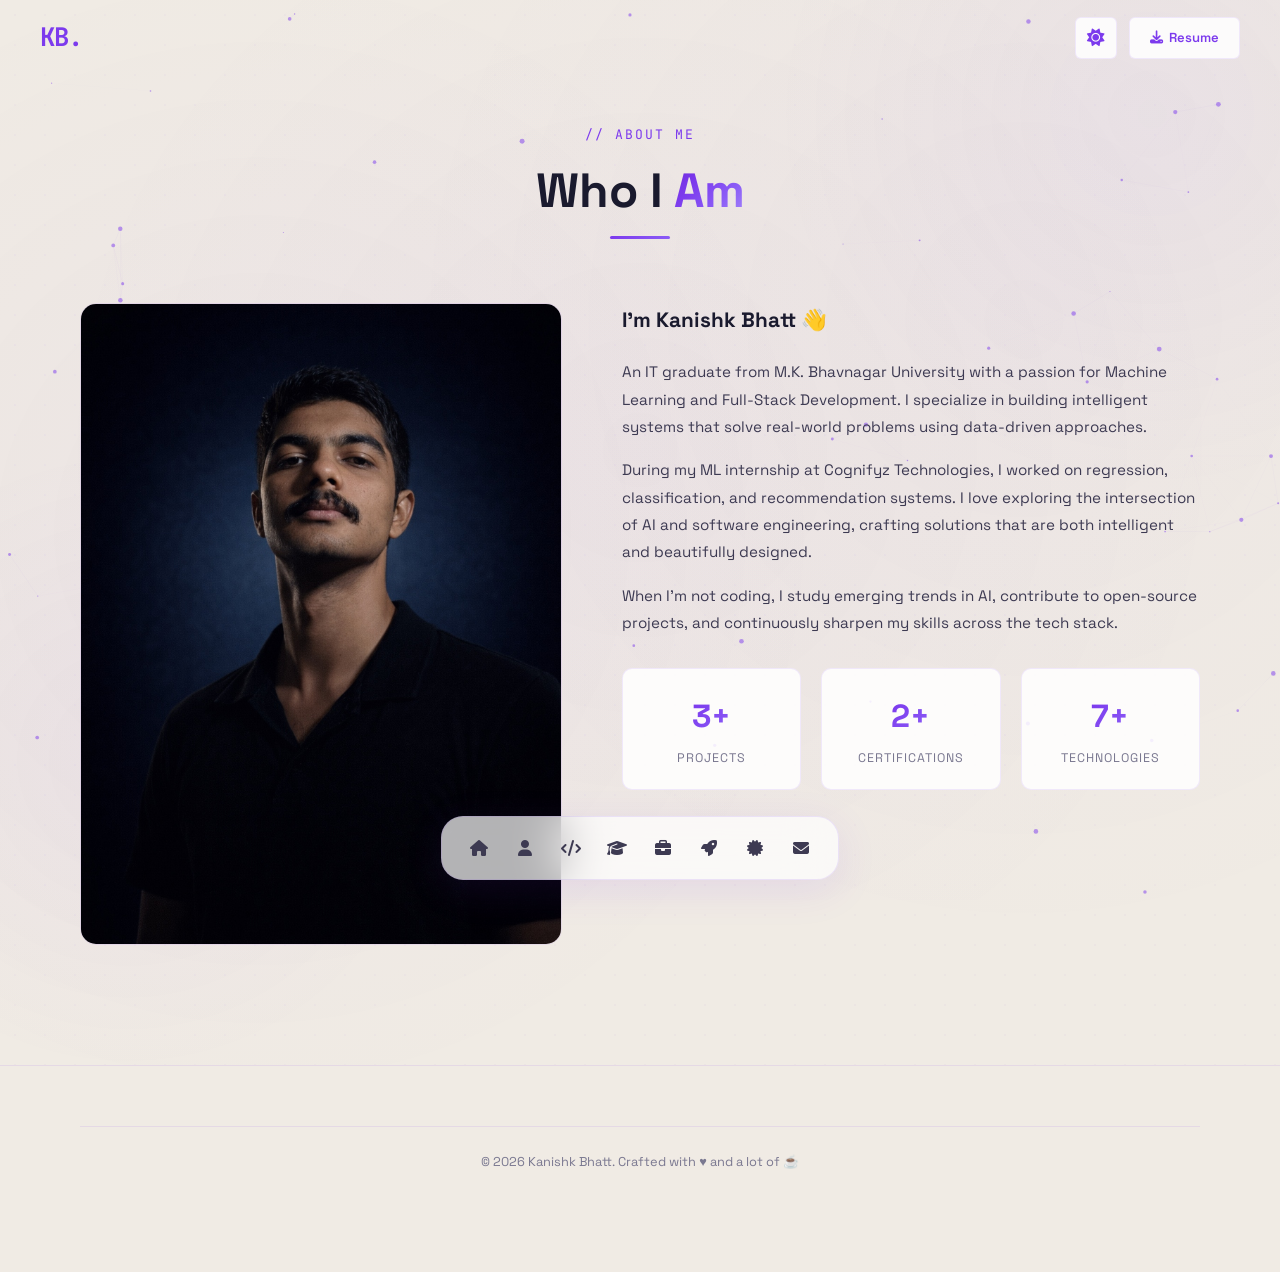
<file: about.html>
<!DOCTYPE html>
<html lang="en">
<head>
  <meta charset="UTF-8">
  <meta name="viewport" content="width=device-width, initial-scale=1.0">
  <title>About — Kanishk Bhatt</title>
  <meta name="description" content="Learn about Kanishk Bhatt — IT graduate, ML engineer, and full-stack developer.">
  <link rel="preconnect" href="https://fonts.googleapis.com">
  <link rel="preconnect" href="https://fonts.gstatic.com" crossorigin>
  <link href="https://fonts.googleapis.com/css2?family=JetBrains+Mono:wght@400;500;600;700&family=Space+Grotesk:wght@400;500;600;700&display=swap" rel="stylesheet">
  <link rel="stylesheet" href="https://cdnjs.cloudflare.com/ajax/libs/font-awesome/6.5.1/css/all.min.css">
  <link rel="stylesheet" href="css/base.css">
  <link rel="stylesheet" href="css/layout.css">
  <link rel="stylesheet" href="css/effects.css">
  <link rel="stylesheet" href="css/components.css">
  <link rel="stylesheet" href="css/sections.css">
  <link rel="stylesheet" href="css/responsive.css">
</head>
<body>
  <div class="page-transition"></div>
  <div class="cursor-dot" id="cursor-dot"></div>
  <div class="cursor-ring" id="cursor-ring"></div>
  <canvas id="particles-canvas"></canvas>
  <div class="spotlight" id="spotlight"></div>
  <div class="scroll-progress" id="scroll-progress"></div>

  <!-- Navbar -->
  <nav class="navbar" id="navbar">
    <a href="index.html" class="nav-logo">KB.</a>
    <div class="nav-right">
      <button class="theme-toggle" id="theme-toggle" aria-label="Toggle theme">
        <i class="fas fa-sun"></i><i class="fas fa-moon"></i>
      </button>
      <a href="https://drive.google.com/file/d/1rXUHfnFI5DVr0OyHvB_hh_gQTqbGyfUO/view?usp=drive_link" target="_blank" class="nav-resume">
        <i class="fas fa-download"></i> Resume
      </a>
      <button class="nav-hamburger" id="nav-hamburger" aria-label="Menu"><span></span><span></span><span></span></button>
    </div>
  </nav>
  <div class="mobile-menu" id="mobile-menu">
    <a href="index.html" class="mobile-link">Home</a>
    <a href="skills.html" class="mobile-link">Skills</a>
    <a href="education.html" class="mobile-link">Education</a>
    <a href="experience.html" class="mobile-link">Experience</a>
    <a href="projects.html" class="mobile-link">Projects</a>
    <a href="contact.html" class="mobile-link">Contact</a>
  </div>

  <!-- ═══ ABOUT SECTION ═══ -->
  <section class="section" id="about">
    <div class="container">
      <div class="section-header" data-aos="fade-up">
        <span class="section-tag">// About Me</span>
        <h1 class="section-title">Who I <span class="gradient-text">Am</span></h1>
        <div class="section-line"></div>
      </div>

      <div class="about-grid">
        <div class="about-image-side" data-aos="fade-right">
          <div class="about-image-frame glow-card">
            <img src="kanishk.jpg" alt="Kanishk Bhatt">
          </div>
        </div>
        <div class="about-text-side" data-aos="fade-left">
          <h3>I'm Kanishk Bhatt 👋</h3>
          <p>An IT graduate from M.K. Bhavnagar University with a passion for Machine Learning and Full-Stack Development. I specialize in building intelligent systems that solve real-world problems using data-driven approaches.</p>
          <p>During my ML internship at Cognifyz Technologies, I worked on regression, classification, and recommendation systems. I love exploring the intersection of AI and software engineering, crafting solutions that are both intelligent and beautifully designed.</p>
          <p>When I'm not coding, I study emerging trends in AI, contribute to open-source projects, and continuously sharpen my skills across the tech stack.</p>

          <div class="about-stats">
            <div class="stat-item" data-aos="zoom-in" data-aos-delay="100">
              <div class="stat-number"><span class="ticker" data-target="5">0</span>+</div>
              <div class="stat-label">Projects</div>
            </div>
            <div class="stat-item" data-aos="zoom-in" data-aos-delay="200">
              <div class="stat-number"><span class="ticker" data-target="3">0</span>+</div>
              <div class="stat-label">Certifications</div>
            </div>
            <div class="stat-item" data-aos="zoom-in" data-aos-delay="300">
              <div class="stat-number"><span class="ticker" data-target="10">0</span>+</div>
              <div class="stat-label">Technologies</div>
            </div>
          </div>
        </div>
      </div>
    </div>
  </section>

  <!-- Footer -->
  <footer class="footer">
    <div class="container">
      <div class="footer-bottom">
        © 2026 Kanishk Bhatt. Crafted with ♥ and a lot of ☕
      </div>
    </div>
  </footer>

  <!-- Dock -->
  <nav class="floating-dock" id="floating-dock">
    <a href="index.html" class="dock-item"><i class="fas fa-home"></i><span class="dock-tooltip">Home</span></a>
    <a href="about.html" class="dock-item"><i class="fas fa-user"></i><span class="dock-tooltip">About</span></a>
    <a href="skills.html" class="dock-item"><i class="fas fa-code"></i><span class="dock-tooltip">Skills</span></a>
    <a href="education.html" class="dock-item"><i class="fas fa-graduation-cap"></i><span class="dock-tooltip">Education</span></a>
    <a href="experience.html" class="dock-item"><i class="fas fa-briefcase"></i><span class="dock-tooltip">Experience</span></a>
    <a href="projects.html" class="dock-item"><i class="fas fa-rocket"></i><span class="dock-tooltip">Projects</span></a>
    <a href="certifications.html" class="dock-item"><i class="fas fa-certificate"></i><span class="dock-tooltip">Certs</span></a>
    <a href="contact.html" class="dock-item"><i class="fas fa-envelope"></i><span class="dock-tooltip">Contact</span></a>
  </nav>

  <script src="js/particles.js"></script>
  <script src="js/cursor.js"></script>
  <script src="js/effects.js"></script>
  <script src="js/animations.js"></script>
  <script src="js/nav.js"></script>
</body>
</html>
</file>
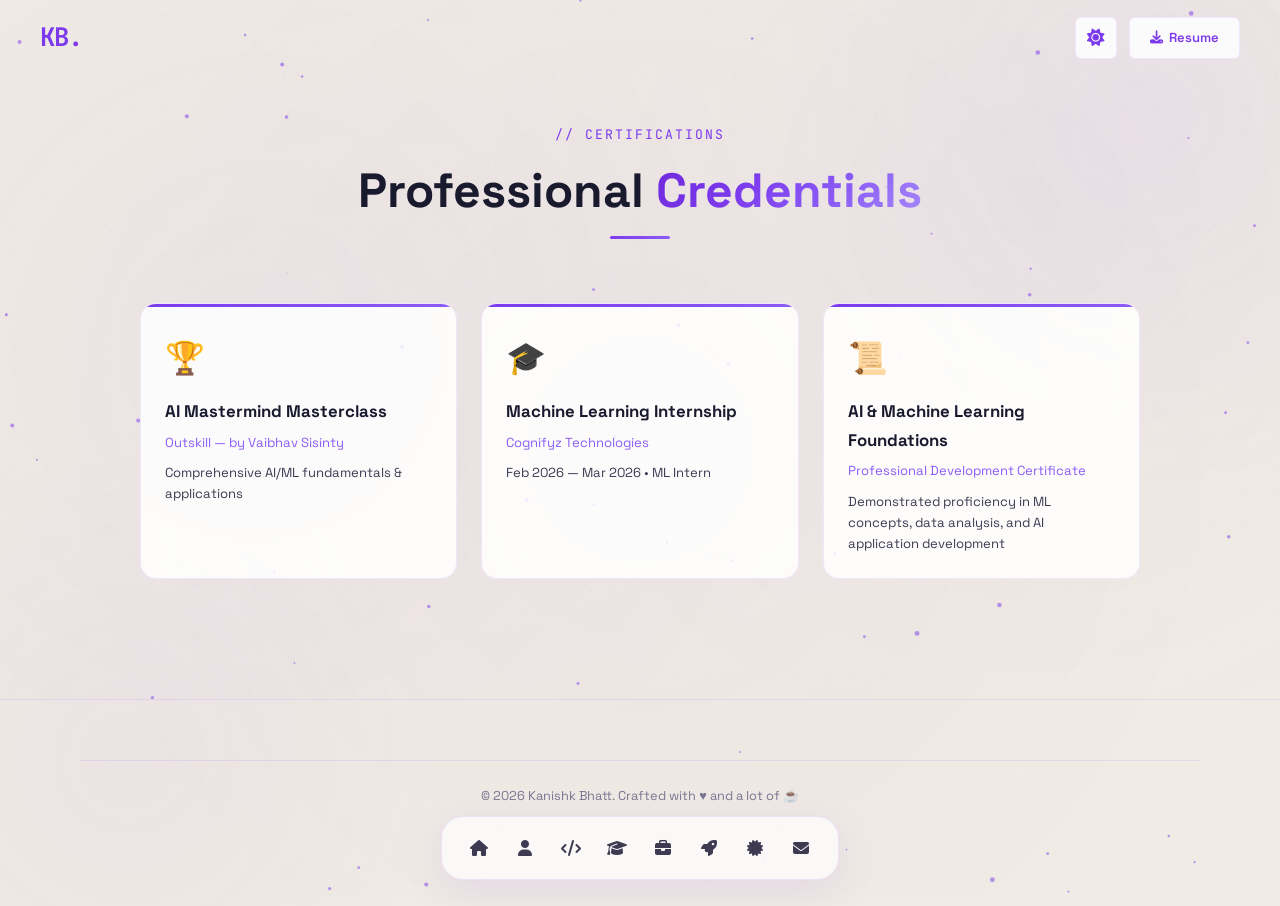
<file: certifications.html>
<!DOCTYPE html>
<html lang="en">
<head>
  <meta charset="UTF-8">
  <meta name="viewport" content="width=device-width, initial-scale=1.0">
  <title>Certifications — Kanishk Bhatt</title>
  <meta name="description" content="Professional certifications and credentials of Kanishk Bhatt.">
  <link rel="preconnect" href="https://fonts.googleapis.com">
  <link rel="preconnect" href="https://fonts.gstatic.com" crossorigin>
  <link href="https://fonts.googleapis.com/css2?family=JetBrains+Mono:wght@400;500;600;700&family=Space+Grotesk:wght@400;500;600;700&display=swap" rel="stylesheet">
  <link rel="stylesheet" href="https://cdnjs.cloudflare.com/ajax/libs/font-awesome/6.5.1/css/all.min.css">
  <link rel="stylesheet" href="css/base.css">
  <link rel="stylesheet" href="css/layout.css">
  <link rel="stylesheet" href="css/effects.css">
  <link rel="stylesheet" href="css/components.css">
  <link rel="stylesheet" href="css/sections.css">
  <link rel="stylesheet" href="css/responsive.css">
</head>
<body>
  <div class="page-transition"></div>
  <div class="cursor-dot" id="cursor-dot"></div>
  <div class="cursor-ring" id="cursor-ring"></div>
  <canvas id="particles-canvas"></canvas>
  <div class="spotlight" id="spotlight"></div>
  <div class="scroll-progress" id="scroll-progress"></div>

  <nav class="navbar" id="navbar">
    <a href="index.html" class="nav-logo">KB.</a>
    <div class="nav-right">
      <button class="theme-toggle" id="theme-toggle" aria-label="Toggle theme"><i class="fas fa-sun"></i><i class="fas fa-moon"></i></button>
      <a href="https://drive.google.com/file/d/1rXUHfnFI5DVr0OyHvB_hh_gQTqbGyfUO/view?usp=drive_link" target="_blank" class="nav-resume"><i class="fas fa-download"></i> Resume</a>
      <button class="nav-hamburger" id="nav-hamburger" aria-label="Menu"><span></span><span></span><span></span></button>
    </div>
  </nav>
  <div class="mobile-menu" id="mobile-menu">
    <a href="index.html" class="mobile-link">Home</a>
    <a href="about.html" class="mobile-link">About</a>
    <a href="skills.html" class="mobile-link">Skills</a>
    <a href="education.html" class="mobile-link">Education</a>
    <a href="experience.html" class="mobile-link">Experience</a>
    <a href="projects.html" class="mobile-link">Projects</a>
    <a href="contact.html" class="mobile-link">Contact</a>
  </div>

  <!-- ═══ CERTIFICATIONS ═══ -->
  <section class="section" id="certifications">
    <div class="container">
      <div class="section-header" data-aos="fade-up">
        <span class="section-tag">// Certifications</span>
        <h1 class="section-title">Professional <span class="gradient-text">Credentials</span></h1>
        <div class="section-line"></div>
      </div>

      <div class="certs-grid">
        <!-- AI Mastermind -->
        <a href="https://www.linkedin.com/posts/kanishk-b-389839304_ai-mastermind-masterclass-certificate-activity-7304135629973303297-rHEw" target="_blank" class="cert-card" data-aos="fade-up">
          <div class="cert-top-bar"></div>
          <div class="cert-content">
            <div class="cert-icon">🏆</div>
            <h3 class="cert-title">AI Mastermind Masterclass</h3>
            <p class="cert-issuer">Outskill — by Vaibhav Sisinty</p>
            <p class="cert-desc">Comprehensive AI/ML fundamentals & applications</p>
          </div>
        </a>

        <!-- ML Internship -->
        <a href="https://drive.google.com/file/d/1aC0X60rC8nCFFxt_l4vYVhQoQotlT2qd/view?usp=drive_link" target="_blank" class="cert-card" data-aos="fade-up" data-aos-delay="100">
          <div class="cert-top-bar"></div>
          <div class="cert-content">
            <div class="cert-icon">🎓</div>
            <h3 class="cert-title">Machine Learning Internship</h3>
            <p class="cert-issuer">Cognifyz Technologies</p>
            <p class="cert-desc">Feb 2026 — Mar 2026 • ML Intern</p>
          </div>
        </a>

        <!-- AI & ML Foundations -->
        <a href="https://drive.google.com/file/d/1rXUHfnFI5DVr0OyHvB_hh_gQTqbGyfUO/view?usp=drive_link" target="_blank" class="cert-card" data-aos="fade-up" data-aos-delay="200">
          <div class="cert-top-bar"></div>
          <div class="cert-content">
            <div class="cert-icon">📜</div>
            <h3 class="cert-title">AI & Machine Learning Foundations</h3>
            <p class="cert-issuer">Professional Development Certificate</p>
            <p class="cert-desc">Demonstrated proficiency in ML concepts, data analysis, and AI application development</p>
          </div>
        </a>
      </div>
    </div>
  </section>

  <footer class="footer">
    <div class="container"><div class="footer-bottom">© 2026 Kanishk Bhatt. Crafted with ♥ and a lot of ☕</div></div>
  </footer>

  <nav class="floating-dock" id="floating-dock">
    <a href="index.html" class="dock-item"><i class="fas fa-home"></i><span class="dock-tooltip">Home</span></a>
    <a href="about.html" class="dock-item"><i class="fas fa-user"></i><span class="dock-tooltip">About</span></a>
    <a href="skills.html" class="dock-item"><i class="fas fa-code"></i><span class="dock-tooltip">Skills</span></a>
    <a href="education.html" class="dock-item"><i class="fas fa-graduation-cap"></i><span class="dock-tooltip">Education</span></a>
    <a href="experience.html" class="dock-item"><i class="fas fa-briefcase"></i><span class="dock-tooltip">Experience</span></a>
    <a href="projects.html" class="dock-item"><i class="fas fa-rocket"></i><span class="dock-tooltip">Projects</span></a>
    <a href="certifications.html" class="dock-item"><i class="fas fa-certificate"></i><span class="dock-tooltip">Certs</span></a>
    <a href="contact.html" class="dock-item"><i class="fas fa-envelope"></i><span class="dock-tooltip">Contact</span></a>
  </nav>

  <script src="js/particles.js"></script>
  <script src="js/cursor.js"></script>
  <script src="js/effects.js"></script>
  <script src="js/animations.js"></script>
  <script src="js/nav.js"></script>
</body>
</html>
</file>
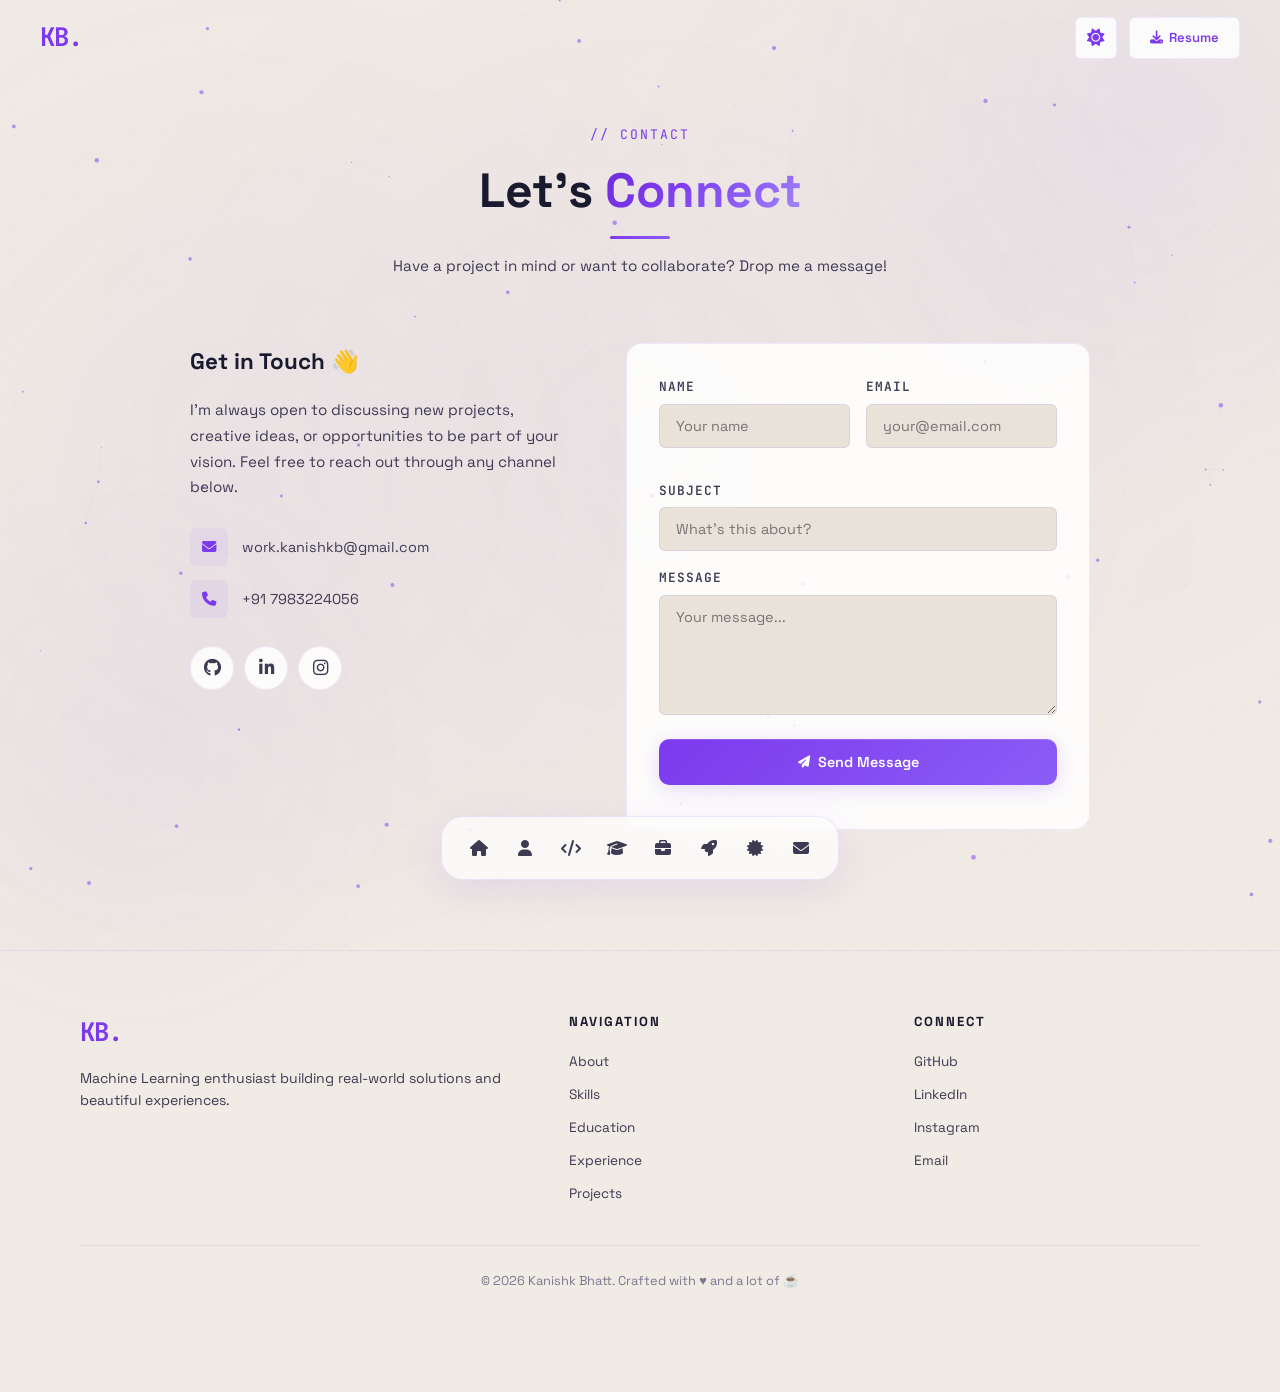
<file: contact.html>
<!DOCTYPE html>
<html lang="en">
<head>
  <meta charset="UTF-8">
  <meta name="viewport" content="width=device-width, initial-scale=1.0">
  <title>Contact — Kanishk Bhatt</title>
  <meta name="description" content="Get in touch with Kanishk Bhatt for collaboration and project inquiries.">
  <link rel="preconnect" href="https://fonts.googleapis.com">
  <link rel="preconnect" href="https://fonts.gstatic.com" crossorigin>
  <link href="https://fonts.googleapis.com/css2?family=JetBrains+Mono:wght@400;500;600;700&family=Space+Grotesk:wght@400;500;600;700&display=swap" rel="stylesheet">
  <link rel="stylesheet" href="https://cdnjs.cloudflare.com/ajax/libs/font-awesome/6.5.1/css/all.min.css">
  <link rel="stylesheet" href="css/base.css">
  <link rel="stylesheet" href="css/layout.css">
  <link rel="stylesheet" href="css/effects.css">
  <link rel="stylesheet" href="css/components.css">
  <link rel="stylesheet" href="css/sections.css">
  <link rel="stylesheet" href="css/responsive.css">
</head>
<body>
  <div class="page-transition"></div>
  <div class="cursor-dot" id="cursor-dot"></div>
  <div class="cursor-ring" id="cursor-ring"></div>
  <canvas id="particles-canvas"></canvas>
  <div class="spotlight" id="spotlight"></div>
  <div class="scroll-progress" id="scroll-progress"></div>

  <nav class="navbar" id="navbar">
    <a href="index.html" class="nav-logo">KB.</a>
    <div class="nav-right">
      <button class="theme-toggle" id="theme-toggle" aria-label="Toggle theme"><i class="fas fa-sun"></i><i class="fas fa-moon"></i></button>
      <a href="https://drive.google.com/file/d/1rXUHfnFI5DVr0OyHvB_hh_gQTqbGyfUO/view?usp=drive_link" target="_blank" class="nav-resume"><i class="fas fa-download"></i> Resume</a>
      <button class="nav-hamburger" id="nav-hamburger" aria-label="Menu"><span></span><span></span><span></span></button>
    </div>
  </nav>
  <div class="mobile-menu" id="mobile-menu">
    <a href="index.html" class="mobile-link">Home</a>
    <a href="about.html" class="mobile-link">About</a>
    <a href="skills.html" class="mobile-link">Skills</a>
    <a href="education.html" class="mobile-link">Education</a>
    <a href="experience.html" class="mobile-link">Experience</a>
    <a href="projects.html" class="mobile-link">Projects</a>
  </div>

  <!-- ═══ CONTACT ═══ -->
  <section class="section" id="contact">
    <div class="container">
      <div class="section-header" data-aos="fade-up">
        <span class="section-tag">// Contact</span>
        <h1 class="section-title">Let's <span class="gradient-text">Connect</span></h1>
        <div class="section-line"></div>
        <p class="section-subtitle">Have a project in mind or want to collaborate? Drop me a message!</p>
      </div>

      <div class="contact-wrapper">
        <div class="contact-info" data-aos="fade-right">
          <h3>Get in Touch 👋</h3>
          <p>I'm always open to discussing new projects, creative ideas, or opportunities to be part of your vision. Feel free to reach out through any channel below.</p>
          <div class="contact-details">
            <a href="mailto:work.kanishkb@gmail.com" class="contact-item">
              <i class="fas fa-envelope"></i>
              <span>work.kanishkb@gmail.com</span>
            </a>
            <a href="tel:+917983224056" class="contact-item">
              <i class="fas fa-phone"></i>
              <span>+91 7983224056</span>
            </a>
          </div>
          <div class="contact-social">
            <a href="https://github.com/kanishk-bhatt" target="_blank" class="social-icon" aria-label="GitHub"><i class="fab fa-github"></i></a>
            <a href="https://www.linkedin.com/in/kanishk-b-389839304/" target="_blank" class="social-icon" aria-label="LinkedIn"><i class="fab fa-linkedin-in"></i></a>
            <a href="https://www.instagram.com/kanishk._.bhatt/" target="_blank" class="social-icon" aria-label="Instagram"><i class="fab fa-instagram"></i></a>
          </div>
        </div>

        <div data-aos="fade-left">
          <form class="contact-form" id="contact-form" action="https://formspree.io/f/xwvwvwln" method="POST">
            <div class="form-row">
              <div class="form-group">
                <label for="name">Name</label>
                <input type="text" id="name" name="name" placeholder="Your name" required>
              </div>
              <div class="form-group">
                <label for="email">Email</label>
                <input type="email" id="email" name="email" placeholder="your@email.com" required>
              </div>
            </div>
            <div class="form-group">
              <label for="subject">Subject</label>
              <input type="text" id="subject" name="subject" placeholder="What's this about?">
            </div>
            <div class="form-group">
              <label for="message">Message</label>
              <textarea id="message" name="message" rows="5" placeholder="Your message..." required></textarea>
            </div>
            <button type="submit" class="btn btn-primary btn-full">
              <i class="fas fa-paper-plane"></i> Send Message
            </button>
            <div id="form-status" class="form-status"></div>
          </form>
        </div>
      </div>
    </div>
  </section>

  <!-- Footer -->
  <footer class="footer">
    <div class="container">
      <div class="footer-grid">
        <div class="footer-brand">
          <a href="index.html" class="nav-logo">KB.</a>
          <p>Machine Learning enthusiast building real-world solutions and beautiful experiences.</p>
        </div>
        <div>
          <h4 class="footer-heading">Navigation</h4>
          <div class="footer-links">
            <a href="about.html" class="footer-link">About</a>
            <a href="skills.html" class="footer-link">Skills</a>
            <a href="education.html" class="footer-link">Education</a>
            <a href="experience.html" class="footer-link">Experience</a>
            <a href="projects.html" class="footer-link">Projects</a>
          </div>
        </div>
        <div>
          <h4 class="footer-heading">Connect</h4>
          <div class="footer-links">
            <a href="https://github.com/kanishk-bhatt" target="_blank" class="footer-link">GitHub</a>
            <a href="https://www.linkedin.com/in/kanishk-b-389839304/" target="_blank" class="footer-link">LinkedIn</a>
            <a href="https://www.instagram.com/kanishk._.bhatt/" target="_blank" class="footer-link">Instagram</a>
            <a href="mailto:work.kanishkb@gmail.com" class="footer-link">Email</a>
          </div>
        </div>
      </div>
      <div class="footer-bottom">
        © 2026 Kanishk Bhatt. Crafted with ♥ and a lot of ☕
      </div>
    </div>
  </footer>

  <nav class="floating-dock" id="floating-dock">
    <a href="index.html" class="dock-item"><i class="fas fa-home"></i><span class="dock-tooltip">Home</span></a>
    <a href="about.html" class="dock-item"><i class="fas fa-user"></i><span class="dock-tooltip">About</span></a>
    <a href="skills.html" class="dock-item"><i class="fas fa-code"></i><span class="dock-tooltip">Skills</span></a>
    <a href="education.html" class="dock-item"><i class="fas fa-graduation-cap"></i><span class="dock-tooltip">Education</span></a>
    <a href="experience.html" class="dock-item"><i class="fas fa-briefcase"></i><span class="dock-tooltip">Experience</span></a>
    <a href="projects.html" class="dock-item"><i class="fas fa-rocket"></i><span class="dock-tooltip">Projects</span></a>
    <a href="certifications.html" class="dock-item"><i class="fas fa-certificate"></i><span class="dock-tooltip">Certs</span></a>
    <a href="contact.html" class="dock-item"><i class="fas fa-envelope"></i><span class="dock-tooltip">Contact</span></a>
  </nav>

  <script src="js/particles.js"></script>
  <script src="js/cursor.js"></script>
  <script src="js/effects.js"></script>
  <script src="js/animations.js"></script>
  <script src="js/nav.js"></script>
</body>
</html>
</file>
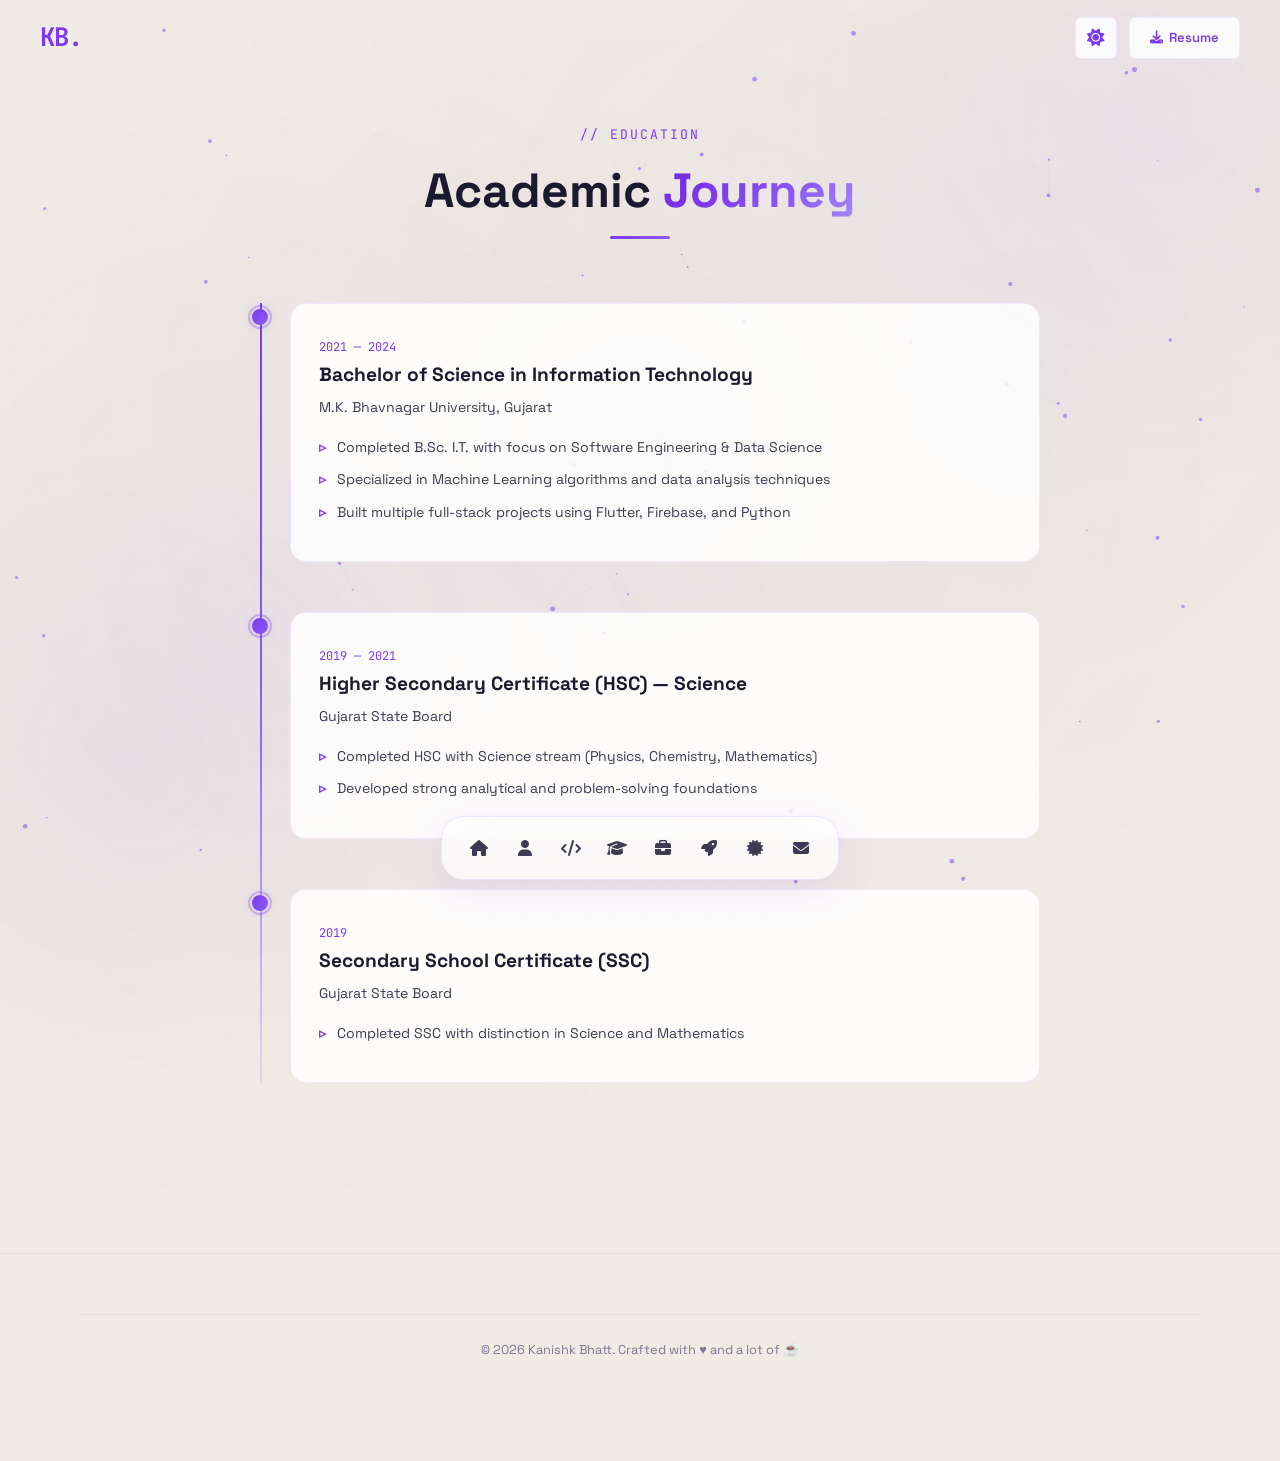
<file: education.html>
<!DOCTYPE html>
<html lang="en">
<head>
  <meta charset="UTF-8">
  <meta name="viewport" content="width=device-width, initial-scale=1.0">
  <title>Education — Kanishk Bhatt</title>
  <meta name="description" content="Academic journey of Kanishk Bhatt — B.Sc. IT from M.K. Bhavnagar University.">
  <link rel="preconnect" href="https://fonts.googleapis.com">
  <link rel="preconnect" href="https://fonts.gstatic.com" crossorigin>
  <link href="https://fonts.googleapis.com/css2?family=JetBrains+Mono:wght@400;500;600;700&family=Space+Grotesk:wght@400;500;600;700&display=swap" rel="stylesheet">
  <link rel="stylesheet" href="https://cdnjs.cloudflare.com/ajax/libs/font-awesome/6.5.1/css/all.min.css">
  <link rel="stylesheet" href="css/base.css">
  <link rel="stylesheet" href="css/layout.css">
  <link rel="stylesheet" href="css/effects.css">
  <link rel="stylesheet" href="css/components.css">
  <link rel="stylesheet" href="css/sections.css">
  <link rel="stylesheet" href="css/responsive.css">
</head>
<body>
  <div class="page-transition"></div>
  <div class="cursor-dot" id="cursor-dot"></div>
  <div class="cursor-ring" id="cursor-ring"></div>
  <canvas id="particles-canvas"></canvas>
  <div class="spotlight" id="spotlight"></div>
  <div class="scroll-progress" id="scroll-progress"></div>

  <nav class="navbar" id="navbar">
    <a href="index.html" class="nav-logo">KB.</a>
    <div class="nav-right">
      <button class="theme-toggle" id="theme-toggle" aria-label="Toggle theme"><i class="fas fa-sun"></i><i class="fas fa-moon"></i></button>
      <a href="https://drive.google.com/file/d/1rXUHfnFI5DVr0OyHvB_hh_gQTqbGyfUO/view?usp=drive_link" target="_blank" class="nav-resume"><i class="fas fa-download"></i> Resume</a>
      <button class="nav-hamburger" id="nav-hamburger" aria-label="Menu"><span></span><span></span><span></span></button>
    </div>
  </nav>
  <div class="mobile-menu" id="mobile-menu">
    <a href="index.html" class="mobile-link">Home</a>
    <a href="about.html" class="mobile-link">About</a>
    <a href="skills.html" class="mobile-link">Skills</a>
    <a href="experience.html" class="mobile-link">Experience</a>
    <a href="projects.html" class="mobile-link">Projects</a>
    <a href="contact.html" class="mobile-link">Contact</a>
  </div>

  <!-- ═══ EDUCATION ═══ -->
  <section class="section" id="education">
    <div class="container">
      <div class="section-header" data-aos="fade-up">
        <span class="section-tag">// Education</span>
        <h1 class="section-title">Academic <span class="gradient-text">Journey</span></h1>
        <div class="section-line"></div>
      </div>

      <div class="timeline">
        <div class="timeline-item" data-aos="fade-up">
          <div class="timeline-dot"></div>
          <div class="timeline-content glow-card">
            <span class="timeline-period">2021 — 2024</span>
            <h3 class="timeline-title">Bachelor of Science in Information Technology</h3>
            <p class="timeline-subtitle">M.K. Bhavnagar University, Gujarat</p>
            <ul class="timeline-list">
              <li>Completed B.Sc. I.T. with focus on Software Engineering & Data Science</li>
              <li>Specialized in Machine Learning algorithms and data analysis techniques</li>
              <li>Built multiple full-stack projects using Flutter, Firebase, and Python</li>
            </ul>
          </div>
        </div>

        <div class="timeline-item" data-aos="fade-up" data-aos-delay="100">
          <div class="timeline-dot"></div>
          <div class="timeline-content glow-card">
            <span class="timeline-period">2019 — 2021</span>
            <h3 class="timeline-title">Higher Secondary Certificate (HSC) — Science</h3>
            <p class="timeline-subtitle">Gujarat State Board</p>
            <ul class="timeline-list">
              <li>Completed HSC with Science stream (Physics, Chemistry, Mathematics)</li>
              <li>Developed strong analytical and problem-solving foundations</li>
            </ul>
          </div>
        </div>

        <div class="timeline-item" data-aos="fade-up" data-aos-delay="200">
          <div class="timeline-dot"></div>
          <div class="timeline-content glow-card">
            <span class="timeline-period">2019</span>
            <h3 class="timeline-title">Secondary School Certificate (SSC)</h3>
            <p class="timeline-subtitle">Gujarat State Board</p>
            <ul class="timeline-list">
              <li>Completed SSC with distinction in Science and Mathematics</li>
            </ul>
          </div>
        </div>
      </div>
    </div>
  </section>

  <footer class="footer">
    <div class="container"><div class="footer-bottom">© 2026 Kanishk Bhatt. Crafted with ♥ and a lot of ☕</div></div>
  </footer>

  <nav class="floating-dock" id="floating-dock">
    <a href="index.html" class="dock-item"><i class="fas fa-home"></i><span class="dock-tooltip">Home</span></a>
    <a href="about.html" class="dock-item"><i class="fas fa-user"></i><span class="dock-tooltip">About</span></a>
    <a href="skills.html" class="dock-item"><i class="fas fa-code"></i><span class="dock-tooltip">Skills</span></a>
    <a href="education.html" class="dock-item"><i class="fas fa-graduation-cap"></i><span class="dock-tooltip">Education</span></a>
    <a href="experience.html" class="dock-item"><i class="fas fa-briefcase"></i><span class="dock-tooltip">Experience</span></a>
    <a href="projects.html" class="dock-item"><i class="fas fa-rocket"></i><span class="dock-tooltip">Projects</span></a>
    <a href="certifications.html" class="dock-item"><i class="fas fa-certificate"></i><span class="dock-tooltip">Certs</span></a>
    <a href="contact.html" class="dock-item"><i class="fas fa-envelope"></i><span class="dock-tooltip">Contact</span></a>
  </nav>

  <script src="js/particles.js"></script>
  <script src="js/cursor.js"></script>
  <script src="js/effects.js"></script>
  <script src="js/animations.js"></script>
  <script src="js/nav.js"></script>
</body>
</html>
</file>
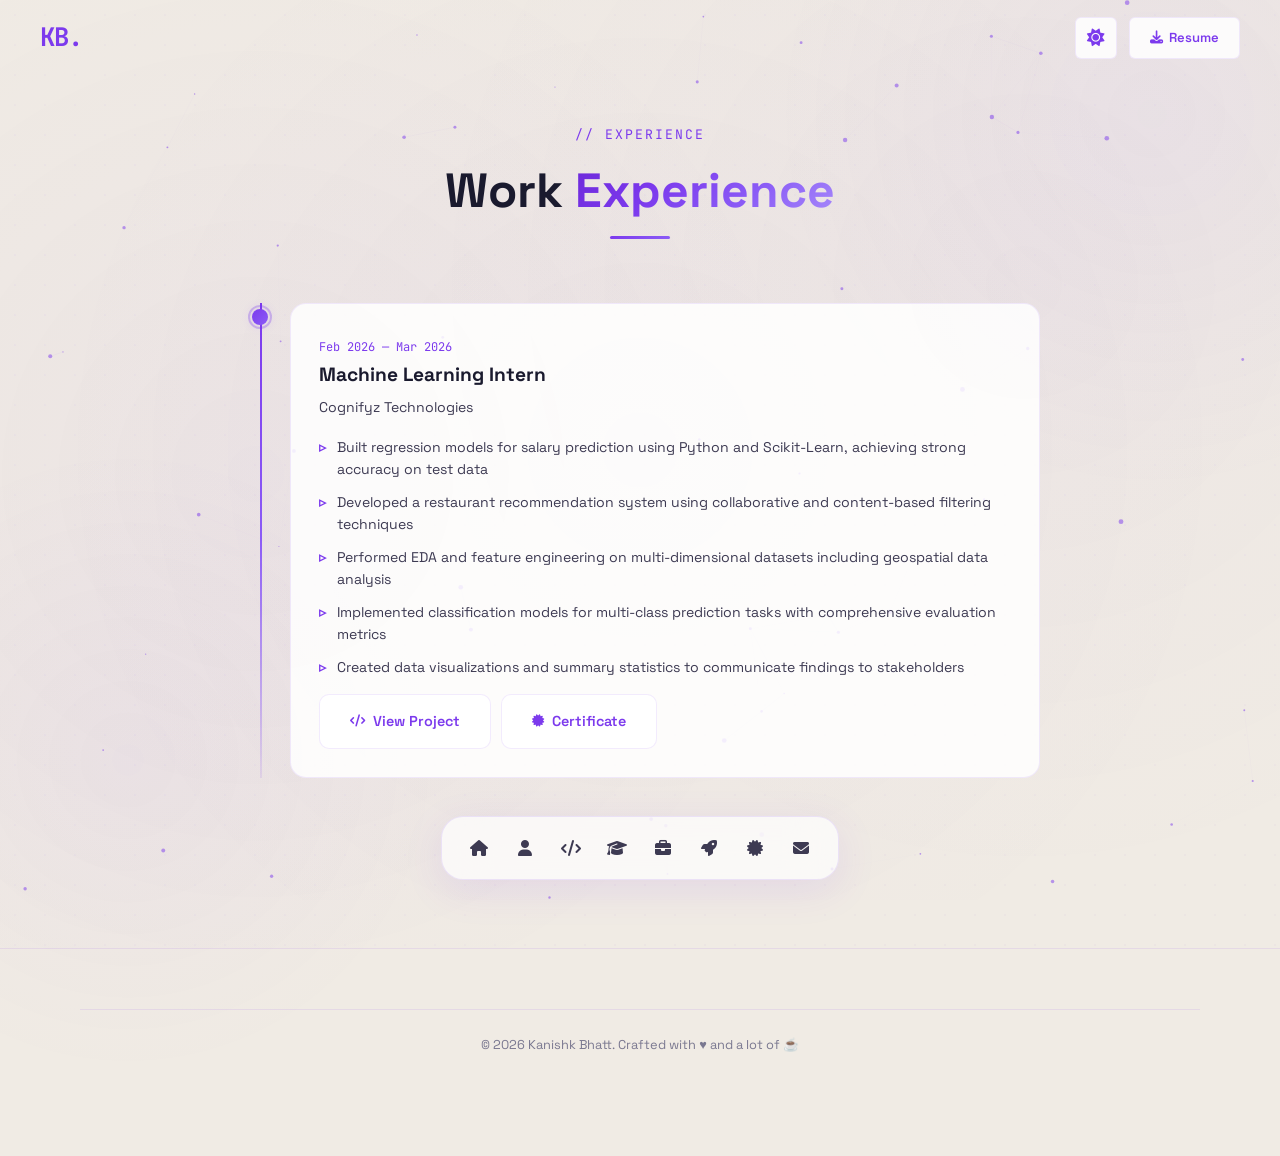
<file: experience.html>
<!DOCTYPE html>
<html lang="en">
<head>
  <meta charset="UTF-8">
  <meta name="viewport" content="width=device-width, initial-scale=1.0">
  <title>Experience — Kanishk Bhatt</title>
  <meta name="description" content="Work experience of Kanishk Bhatt — ML Intern at Cognifyz Technologies.">
  <link rel="preconnect" href="https://fonts.googleapis.com">
  <link rel="preconnect" href="https://fonts.gstatic.com" crossorigin>
  <link href="https://fonts.googleapis.com/css2?family=JetBrains+Mono:wght@400;500;600;700&family=Space+Grotesk:wght@400;500;600;700&display=swap" rel="stylesheet">
  <link rel="stylesheet" href="https://cdnjs.cloudflare.com/ajax/libs/font-awesome/6.5.1/css/all.min.css">
  <link rel="stylesheet" href="css/base.css">
  <link rel="stylesheet" href="css/layout.css">
  <link rel="stylesheet" href="css/effects.css">
  <link rel="stylesheet" href="css/components.css">
  <link rel="stylesheet" href="css/sections.css">
  <link rel="stylesheet" href="css/responsive.css">
</head>
<body>
  <div class="page-transition"></div>
  <div class="cursor-dot" id="cursor-dot"></div>
  <div class="cursor-ring" id="cursor-ring"></div>
  <canvas id="particles-canvas"></canvas>
  <div class="spotlight" id="spotlight"></div>
  <div class="scroll-progress" id="scroll-progress"></div>

  <nav class="navbar" id="navbar">
    <a href="index.html" class="nav-logo">KB.</a>
    <div class="nav-right">
      <button class="theme-toggle" id="theme-toggle" aria-label="Toggle theme"><i class="fas fa-sun"></i><i class="fas fa-moon"></i></button>
      <a href="https://drive.google.com/file/d/1rXUHfnFI5DVr0OyHvB_hh_gQTqbGyfUO/view?usp=drive_link" target="_blank" class="nav-resume"><i class="fas fa-download"></i> Resume</a>
      <button class="nav-hamburger" id="nav-hamburger" aria-label="Menu"><span></span><span></span><span></span></button>
    </div>
  </nav>
  <div class="mobile-menu" id="mobile-menu">
    <a href="index.html" class="mobile-link">Home</a>
    <a href="about.html" class="mobile-link">About</a>
    <a href="skills.html" class="mobile-link">Skills</a>
    <a href="education.html" class="mobile-link">Education</a>
    <a href="projects.html" class="mobile-link">Projects</a>
    <a href="contact.html" class="mobile-link">Contact</a>
  </div>

  <!-- ═══ EXPERIENCE ═══ -->
  <section class="section" id="experience">
    <div class="container">
      <div class="section-header" data-aos="fade-up">
        <span class="section-tag">// Experience</span>
        <h1 class="section-title">Work <span class="gradient-text">Experience</span></h1>
        <div class="section-line"></div>
      </div>

      <div class="timeline">
        <div class="timeline-item" data-aos="fade-up">
          <div class="timeline-dot"></div>
          <div class="timeline-content glow-card">
            <span class="timeline-period">Feb 2026 — Mar 2026</span>
            <h3 class="timeline-title">Machine Learning Intern</h3>
            <p class="timeline-subtitle">Cognifyz Technologies</p>
            <ul class="timeline-list">
              <li>Built regression models for salary prediction using Python and Scikit-Learn, achieving strong accuracy on test data</li>
              <li>Developed a restaurant recommendation system using collaborative and content-based filtering techniques</li>
              <li>Performed EDA and feature engineering on multi-dimensional datasets including geospatial data analysis</li>
              <li>Implemented classification models for multi-class prediction tasks with comprehensive evaluation metrics</li>
              <li>Created data visualizations and summary statistics to communicate findings to stakeholders</li>
            </ul>
            <div class="timeline-links">
              <a href="https://github.com/kanishk-bhatt/Machine-Learning-Internship-Cognifyz-Technologies" target="_blank" class="btn btn-glow">
                <i class="fas fa-code"></i> View Project
              </a>
              <a href="https://drive.google.com/file/d/1aC0X60rC8nCFFxt_l4vYVhQoQotlT2qd/view?usp=drive_link" target="_blank" class="btn btn-glow">
                <i class="fas fa-certificate"></i> Certificate
              </a>
            </div>
          </div>
        </div>
      </div>
    </div>
  </section>

  <footer class="footer">
    <div class="container"><div class="footer-bottom">© 2026 Kanishk Bhatt. Crafted with ♥ and a lot of ☕</div></div>
  </footer>

  <nav class="floating-dock" id="floating-dock">
    <a href="index.html" class="dock-item"><i class="fas fa-home"></i><span class="dock-tooltip">Home</span></a>
    <a href="about.html" class="dock-item"><i class="fas fa-user"></i><span class="dock-tooltip">About</span></a>
    <a href="skills.html" class="dock-item"><i class="fas fa-code"></i><span class="dock-tooltip">Skills</span></a>
    <a href="education.html" class="dock-item"><i class="fas fa-graduation-cap"></i><span class="dock-tooltip">Education</span></a>
    <a href="experience.html" class="dock-item"><i class="fas fa-briefcase"></i><span class="dock-tooltip">Experience</span></a>
    <a href="projects.html" class="dock-item"><i class="fas fa-rocket"></i><span class="dock-tooltip">Projects</span></a>
    <a href="certifications.html" class="dock-item"><i class="fas fa-certificate"></i><span class="dock-tooltip">Certs</span></a>
    <a href="contact.html" class="dock-item"><i class="fas fa-envelope"></i><span class="dock-tooltip">Contact</span></a>
  </nav>

  <script src="js/particles.js"></script>
  <script src="js/cursor.js"></script>
  <script src="js/effects.js"></script>
  <script src="js/animations.js"></script>
  <script src="js/nav.js"></script>
</body>
</html>
</file>
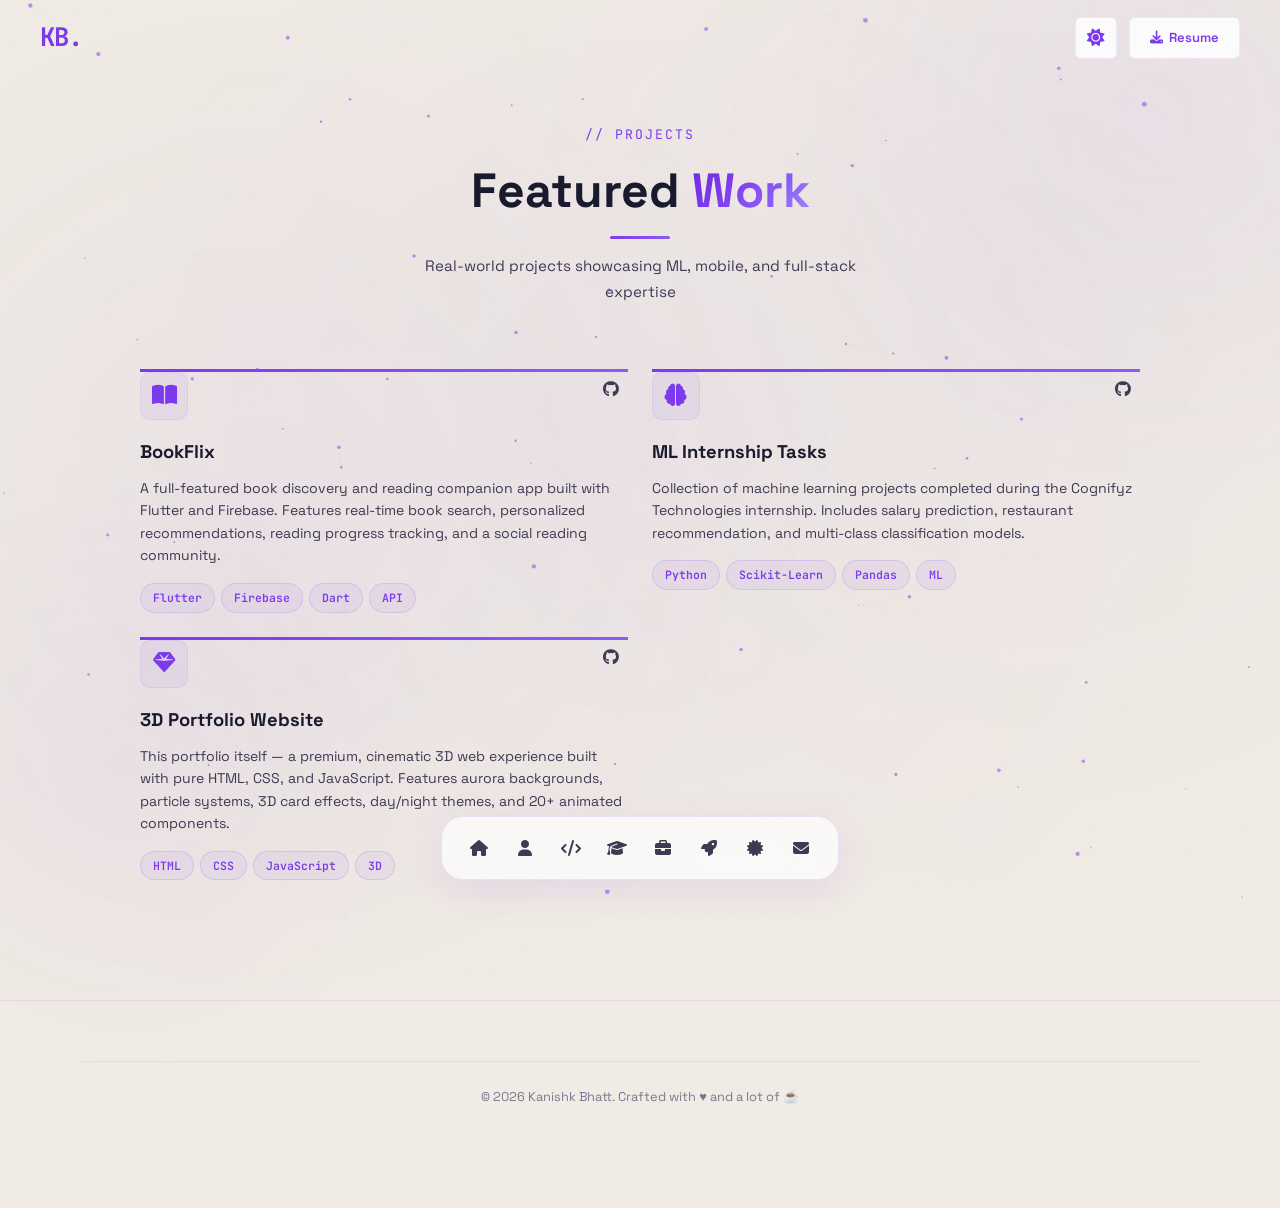
<file: projects.html>
<!DOCTYPE html>
<html lang="en">
<head>
  <meta charset="UTF-8">
  <meta name="viewport" content="width=device-width, initial-scale=1.0">
  <title>Projects — Kanishk Bhatt</title>
  <meta name="description" content="Featured projects by Kanishk Bhatt — ML, Flutter, and full-stack.">
  <link rel="preconnect" href="https://fonts.googleapis.com">
  <link rel="preconnect" href="https://fonts.gstatic.com" crossorigin>
  <link href="https://fonts.googleapis.com/css2?family=JetBrains+Mono:wght@400;500;600;700&family=Space+Grotesk:wght@400;500;600;700&display=swap" rel="stylesheet">
  <link rel="stylesheet" href="https://cdnjs.cloudflare.com/ajax/libs/font-awesome/6.5.1/css/all.min.css">
  <link rel="stylesheet" href="css/base.css">
  <link rel="stylesheet" href="css/layout.css">
  <link rel="stylesheet" href="css/effects.css">
  <link rel="stylesheet" href="css/components.css">
  <link rel="stylesheet" href="css/sections.css">
  <link rel="stylesheet" href="css/responsive.css">
</head>
<body>
  <div class="page-transition"></div>
  <div class="cursor-dot" id="cursor-dot"></div>
  <div class="cursor-ring" id="cursor-ring"></div>
  <canvas id="particles-canvas"></canvas>
  <div class="spotlight" id="spotlight"></div>
  <div class="scroll-progress" id="scroll-progress"></div>

  <nav class="navbar" id="navbar">
    <a href="index.html" class="nav-logo">KB.</a>
    <div class="nav-right">
      <button class="theme-toggle" id="theme-toggle" aria-label="Toggle theme"><i class="fas fa-sun"></i><i class="fas fa-moon"></i></button>
      <a href="https://drive.google.com/file/d/1rXUHfnFI5DVr0OyHvB_hh_gQTqbGyfUO/view?usp=drive_link" target="_blank" class="nav-resume"><i class="fas fa-download"></i> Resume</a>
      <button class="nav-hamburger" id="nav-hamburger" aria-label="Menu"><span></span><span></span><span></span></button>
    </div>
  </nav>
  <div class="mobile-menu" id="mobile-menu">
    <a href="index.html" class="mobile-link">Home</a>
    <a href="about.html" class="mobile-link">About</a>
    <a href="skills.html" class="mobile-link">Skills</a>
    <a href="education.html" class="mobile-link">Education</a>
    <a href="experience.html" class="mobile-link">Experience</a>
    <a href="contact.html" class="mobile-link">Contact</a>
  </div>

  <!-- ═══ PROJECTS ═══ -->
  <section class="section" id="projects">
    <div class="container">
      <div class="section-header" data-aos="fade-up">
        <span class="section-tag">// Projects</span>
        <h1 class="section-title">Featured <span class="gradient-text">Work</span></h1>
        <div class="section-line"></div>
        <p class="section-subtitle">Real-world projects showcasing ML, mobile, and full-stack expertise</p>
      </div>

      <div class="projects-grid">
        <!-- BookFlix -->
        <div class="tilt-card" data-aos="fade-up">
          <div class="card-glow"></div>
          <div class="card-top-bar"></div>
          <div class="card-content">
            <div class="project-header">
              <div class="project-icon"><i class="fas fa-book-open"></i></div>
              <div class="project-links">
                <a href="https://github.com/kanishk-bhatt/Project-BookFlix" target="_blank" class="project-link" aria-label="GitHub"><i class="fab fa-github"></i></a>
              </div>
            </div>
            <h3 class="project-title">BookFlix</h3>
            <p class="project-desc">A full-featured book discovery and reading companion app built with Flutter and Firebase. Features real-time book search, personalized recommendations, reading progress tracking, and a social reading community.</p>
            <div class="project-tags">
              <span class="tag">Flutter</span>
              <span class="tag">Firebase</span>
              <span class="tag">Dart</span>
              <span class="tag">API</span>
            </div>
          </div>
        </div>

        <!-- ML Internship -->
        <div class="tilt-card" data-aos="fade-up" data-aos-delay="100">
          <div class="card-glow"></div>
          <div class="card-top-bar"></div>
          <div class="card-content">
            <div class="project-header">
              <div class="project-icon"><i class="fas fa-brain"></i></div>
              <div class="project-links">
                <a href="https://github.com/kanishk-bhatt/Machine-Learning-Internship-Cognifyz-Technologies" target="_blank" class="project-link" aria-label="GitHub"><i class="fab fa-github"></i></a>
              </div>
            </div>
            <h3 class="project-title">ML Internship Tasks</h3>
            <p class="project-desc">Collection of machine learning projects completed during the Cognifyz Technologies internship. Includes salary prediction, restaurant recommendation, and multi-class classification models.</p>
            <div class="project-tags">
              <span class="tag">Python</span>
              <span class="tag">Scikit-Learn</span>
              <span class="tag">Pandas</span>
              <span class="tag">ML</span>
            </div>
          </div>
        </div>

        <!-- Portfolio -->
        <div class="tilt-card" data-aos="fade-up" data-aos-delay="200">
          <div class="card-glow"></div>
          <div class="card-top-bar"></div>
          <div class="card-content">
            <div class="project-header">
              <div class="project-icon"><i class="fas fa-gem"></i></div>
              <div class="project-links">
                <a href="https://github.com/kanishk-bhatt/kanishk-bhatt.github.io" target="_blank" class="project-link" aria-label="GitHub"><i class="fab fa-github"></i></a>
              </div>
            </div>
            <h3 class="project-title">3D Portfolio Website</h3>
            <p class="project-desc">This portfolio itself — a premium, cinematic 3D web experience built with pure HTML, CSS, and JavaScript. Features aurora backgrounds, particle systems, 3D card effects, day/night themes, and 20+ animated components.</p>
            <div class="project-tags">
              <span class="tag">HTML</span>
              <span class="tag">CSS</span>
              <span class="tag">JavaScript</span>
              <span class="tag">3D</span>
            </div>
          </div>
        </div>
      </div>
    </div>
  </section>

  <footer class="footer">
    <div class="container"><div class="footer-bottom">© 2026 Kanishk Bhatt. Crafted with ♥ and a lot of ☕</div></div>
  </footer>

  <nav class="floating-dock" id="floating-dock">
    <a href="index.html" class="dock-item"><i class="fas fa-home"></i><span class="dock-tooltip">Home</span></a>
    <a href="about.html" class="dock-item"><i class="fas fa-user"></i><span class="dock-tooltip">About</span></a>
    <a href="skills.html" class="dock-item"><i class="fas fa-code"></i><span class="dock-tooltip">Skills</span></a>
    <a href="education.html" class="dock-item"><i class="fas fa-graduation-cap"></i><span class="dock-tooltip">Education</span></a>
    <a href="experience.html" class="dock-item"><i class="fas fa-briefcase"></i><span class="dock-tooltip">Experience</span></a>
    <a href="projects.html" class="dock-item"><i class="fas fa-rocket"></i><span class="dock-tooltip">Projects</span></a>
    <a href="certifications.html" class="dock-item"><i class="fas fa-certificate"></i><span class="dock-tooltip">Certs</span></a>
    <a href="contact.html" class="dock-item"><i class="fas fa-envelope"></i><span class="dock-tooltip">Contact</span></a>
  </nav>

  <script src="js/particles.js"></script>
  <script src="js/cursor.js"></script>
  <script src="js/effects.js"></script>
  <script src="js/animations.js"></script>
  <script src="js/nav.js"></script>
</body>
</html>
</file>
<file: css/base.css>
/* ═══════════════════════════════════════
   BASE — Design Tokens, Reset, Typography
   Palette: Violet Purple + Day/Night Themes
   ═══════════════════════════════════════ */

/* ═══ NIGHT THEME (Default) ═══ */
:root {
  /* ── Backgrounds ── */
  --bg:           #060012;
  --bg2:          #0c0620;
  --bg3:          #140e30;
  --card:         rgba(14, 8, 36, 0.78);
  --card-border:  rgba(139, 92, 246, 0.08);
  --card-hover:   rgba(139, 92, 246, 0.12);

  /* ── Text ── */
  --text:         #eae8ff;
  --text-dim:     #a09cb8;
  --text-muted:   #605c78;

  /* ── Accent — Violet Purple ── */
  --accent:       #8b5cf6;
  --accent-2:     #a78bfa;
  --accent-3:     #c4b5fd;
  --accent-glow:  rgba(139, 92, 246, 0.35);
  --accent-rose:  #f472b6;
  --green:        #34d399;

  /* ── Gradients ── */
  --gradient:       linear-gradient(135deg, #7c3aed 0%, #8b5cf6 35%, #a78bfa 65%, #c4b5fd 100%);
  --gradient-btn:   linear-gradient(135deg, #7c3aed 0%, #a78bfa 100%);
  --gradient-text:  linear-gradient(135deg, #7c3aed, #8b5cf6, #a78bfa, #c4b5fd);
  --gradient-glow:  linear-gradient(135deg, rgba(124,58,237,0.4), rgba(167,139,250,0.2), rgba(196,181,253,0.1));
  --gradient-hero:  radial-gradient(ellipse at 50% 0%, rgba(124,58,237,0.15) 0%, transparent 70%);

  /* ── Surfaces ── */
  --glass:          rgba(14, 8, 36, 0.65);
  --glass-border:   rgba(139, 92, 246, 0.12);
  --shadow-color:   rgba(0, 0, 0, 0.4);

  /* ── Particles ── */
  --particle-color: 139, 92, 246;
  --particle-line:  167, 139, 250;

  /* ── Theme indicator ── */
  --is-dark: 1;

  /* ── Typography ── */
  --font:       'Space Grotesk', sans-serif;
  --mono:       'JetBrains Mono', 'Fira Code', monospace;

  /* ── Spacing & Sizing ── */
  --max-w:      1200px;
  --radius:     16px;
  --radius-sm:  10px;
  --radius-xs:  6px;

  /* ── Animation ── */
  --ease:       cubic-bezier(0.16, 1, 0.3, 1);
  --ease-out:   cubic-bezier(0.33, 1, 0.68, 1);
  --ease-spring:cubic-bezier(0.34, 1.56, 0.64, 1);
}

/* ═══ DAY THEME ═══ */
[data-theme="light"] {
  /* ── Backgrounds — Richer, textured cream ── */
  --bg:           #f0ebe4;
  --bg2:          #e8e2d9;
  --bg3:          #dfd8cd;
  --card:         rgba(255, 255, 255, 0.85);
  --card-border:  rgba(124, 58, 237, 0.1);
  --card-hover:   rgba(124, 58, 237, 0.08);

  /* ── Text ── */
  --text:         #1a1a2e;
  --text-dim:     #3d3a52;
  --text-muted:   #7a7890;

  /* ── Accent stays the same but slightly richer ── */
  --accent:       #7c3aed;
  --accent-2:     #8b5cf6;
  --accent-3:     #a78bfa;
  --accent-glow:  rgba(124, 58, 237, 0.18);
  --accent-rose:  #ec4899;

  /* ── Gradients ── */
  --gradient:       linear-gradient(135deg, #7c3aed 0%, #8b5cf6 35%, #a78bfa 65%, #c4b5fd 100%);
  --gradient-btn:   linear-gradient(135deg, #7c3aed 0%, #8b5cf6 100%);
  --gradient-text:  linear-gradient(135deg, #6d28d9, #7c3aed, #8b5cf6, #a78bfa);
  --gradient-glow:  linear-gradient(135deg, rgba(124,58,237,0.15), rgba(167,139,250,0.08), transparent);
  --gradient-hero:  radial-gradient(ellipse at 50% 0%, rgba(124,58,237,0.1) 0%, transparent 70%);

  /* ── Surfaces — More solid, less empty ── */
  --glass:          rgba(255, 255, 255, 0.7);
  --glass-border:   rgba(124, 58, 237, 0.12);
  --shadow-color:   rgba(124, 58, 237, 0.1);

  /* ── Particles ── */
  --particle-color: 124, 58, 237;
  --particle-line:  139, 92, 246;

  /* ── Theme indicator ── */
  --is-dark: 0;
}

/* ═══ RESET ═══ */
*, *::before, *::after {
  margin: 0; padding: 0; box-sizing: border-box;
}
html {
  scroll-behavior: smooth;
  scroll-padding-top: 80px;
  -webkit-text-size-adjust: 100%;
}
body {
  font-family: var(--font);
  background: var(--bg);
  color: var(--text);
  line-height: 1.7;
  overflow-x: hidden;
  -webkit-font-smoothing: antialiased;
  -moz-osx-font-smoothing: grayscale;
  transition: background-color 0.5s ease, color 0.4s ease;
}
::selection {
  background: rgba(139,92,246,0.25);
  color: var(--accent);
}
a {
  text-decoration: none;
  color: inherit;
}
button {
  cursor: pointer;
  border: none;
  background: none;
  font-family: inherit;
}
ul { list-style: none; }
img { display: block; max-width: 100%; }
.container {
  max-width: var(--max-w);
  margin: 0 auto;
  padding: 0 40px;
}

/* ═══ SCROLLBAR ═══ */
::-webkit-scrollbar { width: 6px; }
::-webkit-scrollbar-track { background: var(--bg); }
::-webkit-scrollbar-thumb {
  background: var(--gradient-btn);
  border-radius: 3px;
}

/* ═══ FOCUS ═══ */
*:focus-visible {
  outline: 2px solid var(--accent);
  outline-offset: 3px;
}

/* ═══ SCROLL PROGRESS BAR ═══ */
.scroll-progress {
  position: fixed;
  top: 0;
  left: 0;
  height: 3px;
  width: 0%;
  background: var(--gradient-btn);
  z-index: 10000;
  transition: width 0.05s linear;
  box-shadow: 0 0 10px var(--accent-glow);
}

/* ═══ GRADIENT TEXT ═══ */
.gradient-text {
  background: var(--gradient-text);
  -webkit-background-clip: text;
  background-clip: text;
  -webkit-text-fill-color: transparent;
}

/* ═══ LIGHT THEME — Extra decoration to avoid emptiness ═══ */
[data-theme="light"] body::before {
  content: '';
  position: fixed;
  top: -30%;
  right: -20%;
  width: 60vw;
  height: 60vw;
  background: radial-gradient(circle, rgba(139,92,246,0.05) 0%, transparent 70%);
  pointer-events: none;
  z-index: 0;
}
[data-theme="light"] body::after {
  content: '';
  position: fixed;
  bottom: -20%;
  left: -15%;
  width: 50vw;
  height: 50vw;
  background: radial-gradient(circle, rgba(124,58,237,0.04) 0%, transparent 70%);
  pointer-events: none;
  z-index: 0;
}
</file>
<file: css/layout.css>
/* ═══════════════════════════════════════
   LAYOUT — Sections, Grids, Container
   ═══════════════════════════════════════ */

.section {
  position: relative;
  padding: 120px 0;
  z-index: 1;
}

.section-header {
  text-align: center;
  margin-bottom: 64px;
}
.section-tag {
  display: inline-block;
  font-family: var(--mono);
  font-size: 0.82rem;
  color: var(--accent);
  letter-spacing: 2px;
  text-transform: uppercase;
  margin-bottom: 16px;
}
.section-title {
  font-size: clamp(2rem, 5vw, 3rem);
  font-weight: 700;
  line-height: 1.2;
}
.section-line {
  width: 60px;
  height: 3px;
  background: var(--gradient-btn);
  margin: 16px auto 0;
  border-radius: 2px;
}
.section-subtitle {
  color: var(--text-dim);
  font-size: 0.95rem;
  margin-top: 14px;
  max-width: 500px;
  margin-left: auto;
  margin-right: auto;
}

/* ═══ AURORA BACKGROUND ═══ */
.aurora-bg {
  position: absolute;
  inset: 0;
  overflow: hidden;
  pointer-events: none;
  z-index: 0;
}
.aurora-blob {
  position: absolute;
  border-radius: 50%;
  filter: blur(80px);
  opacity: 0.25;
}
.aurora-1 {
  width: 500px; height: 500px;
  top: -100px; left: -80px;
  background: radial-gradient(circle, rgba(124,58,237,0.5), transparent 70%);
  animation: aurora-float 15s ease-in-out infinite alternate;
}
.aurora-2 {
  width: 400px; height: 400px;
  top: 30%; right: -60px;
  background: radial-gradient(circle, rgba(139,92,246,0.4), transparent 70%);
  animation: aurora-float 18s ease-in-out infinite alternate-reverse;
}
.aurora-3 {
  width: 350px; height: 350px;
  bottom: -50px; left: 30%;
  background: radial-gradient(circle, rgba(167,139,250,0.3), transparent 70%);
  animation: aurora-float 20s ease-in-out infinite alternate;
}
@keyframes aurora-float {
  0%   { transform: translate(0, 0) scale(1); }
  50%  { transform: translate(40px, -30px) scale(1.1); }
  100% { transform: translate(-20px, 20px) scale(0.95); }
}

/* ═══ LIGHT THEME DECORATIVE PATTERNS ═══ */
[data-theme="light"] .section::before {
  content: '';
  position: absolute;
  inset: 0;
  background-image:
    radial-gradient(circle at 20% 50%, rgba(124,58,237,0.04) 0%, transparent 50%),
    radial-gradient(circle at 80% 30%, rgba(139,92,246,0.03) 0%, transparent 50%);
  pointer-events: none;
  z-index: 0;
}
/* Subtle dot pattern for light theme */
[data-theme="light"] .section::after {
  content: '';
  position: absolute;
  inset: 0;
  background-image: radial-gradient(rgba(124,58,237,0.06) 1px, transparent 1px);
  background-size: 30px 30px;
  opacity: 0.5;
  pointer-events: none;
  z-index: 0;
}
[data-theme="light"] .section > * {
  position: relative;
  z-index: 1;
}
</file>
<file: css/effects.css>
/* ═══════════════════════════════════════
   EFFECTS — Spotlight, Meteors, Particles,
   Aurora, 3D ambient effects
   ═══════════════════════════════════════ */

/* ═══ SPOTLIGHT ═══ */
.spotlight {
  position: fixed;
  inset: 0;
  background: radial-gradient(
    600px circle at var(--mouse-x, 50%) var(--mouse-y, 50%),
    rgba(139,92,246,0.04) 0%,
    transparent 100%
  );
  pointer-events: none;
  z-index: 0;
  transition: background 0.1s ease;
}
[data-theme="light"] .spotlight {
  background: radial-gradient(
    600px circle at var(--mouse-x, 50%) var(--mouse-y, 50%),
    rgba(124,58,237,0.03) 0%,
    transparent 100%
  );
}

/* ═══ PARTICLES CANVAS ═══ */
#particles-canvas {
  position: fixed;
  top: 0;
  left: 0;
  width: 100%;
  height: 100%;
  pointer-events: none;
  z-index: 0;
}

/* ═══ METEORS ═══ */
.meteor {
  position: fixed;
  width: 2px;
  background: linear-gradient(180deg, var(--accent) 0%, transparent 100%);
  border-radius: 2px;
  z-index: 0;
  pointer-events: none;
  animation: meteor-fall linear forwards;
  opacity: 0.6;
}
@keyframes meteor-fall {
  0%   { transform: translateY(0) rotate(-35deg); opacity: 0.7; }
  100% { transform: translateY(100vh) rotate(-35deg); opacity: 0; }
}
[data-theme="light"] .meteor { opacity: 0.3; }

/* ═══ DECRYPTED TEXT — styling ═══ */
[data-decrypt] {
  font-family: var(--mono);
  letter-spacing: 1px;
}

/* ═══ TYPED TEXT CURSOR ═══ */
.typed-text::after {
  content: '|';
  display: inline;
  animation: blink-cursor 1s step-end infinite;
  color: var(--accent);
  font-weight: 200;
  margin-left: 2px;
}
@keyframes blink-cursor {
  50% { opacity: 0; }
}
</file>
<file: css/components.css>
/* ═══════════════════════════════════════
   COMPONENTS — Buttons, Cards, Dock,
   Profile Card, Theme Toggle, Border Glow
   ═══════════════════════════════════════ */

/* ══════════ BUTTONS ══════════ */
.btn {
  display: inline-flex;
  align-items: center;
  gap: 8px;
  padding: 14px 30px;
  font-family: var(--font);
  font-size: 0.9rem;
  font-weight: 600;
  border-radius: var(--radius-sm);
  transition: all 0.35s var(--ease);
  cursor: pointer;
  position: relative;
  overflow: hidden;
}
.btn i { font-size: 0.85em; }

.btn-primary {
  background: var(--gradient-btn);
  color: #fff;
  box-shadow: 0 4px 20px var(--accent-glow), inset 0 1px 0 rgba(255,255,255,0.15);
}
.btn-primary:hover {
  transform: translateY(-2px);
  box-shadow: 0 8px 30px var(--accent-glow);
}
.btn-primary::after {
  content: '';
  position: absolute;
  inset: 0;
  background: linear-gradient(105deg, transparent 30%, rgba(255,255,255,0.2) 50%, transparent 70%);
  transform: translateX(-100%);
  transition: transform 0.6s ease;
}
.btn-primary:hover::after { transform: translateX(100%); }

.btn-outline {
  background: transparent;
  color: var(--accent);
  border: 1.5px solid var(--accent);
}
.btn-outline:hover {
  background: var(--accent);
  color: #fff;
  transform: translateY(-2px);
  box-shadow: 0 4px 20px var(--accent-glow);
}

.btn-glow {
  background: var(--card);
  color: var(--accent);
  border: 1px solid var(--card-border);
}
.btn-glow:hover {
  border-color: var(--accent);
  box-shadow: 0 0 20px var(--accent-glow);
  color: var(--accent-2);
}

.btn-full { width: 100%; justify-content: center; }

/* ══════════ NAVBAR ══════════ */
.navbar {
  position: fixed;
  top: 0;
  left: 0;
  right: 0;
  z-index: 9999;
  display: flex;
  align-items: center;
  justify-content: space-between;
  padding: 16px 40px;
  transition: all 0.35s ease;
}
.navbar.scrolled {
  background: var(--glass);
  backdrop-filter: blur(20px);
  -webkit-backdrop-filter: blur(20px);
  border-bottom: 1px solid var(--glass-border);
  padding: 10px 40px;
}
.nav-logo {
  font-family: var(--mono);
  font-size: 1.6rem;
  font-weight: 700;
  color: var(--accent);
  letter-spacing: -1px;
}
.nav-right {
  display: flex;
  align-items: center;
  gap: 12px;
}
.nav-resume {
  display: inline-flex;
  align-items: center;
  gap: 6px;
  padding: 9px 20px;
  background: var(--card);
  border: 1px solid var(--card-border);
  border-radius: var(--radius-xs);
  font-size: 0.82rem;
  font-weight: 600;
  color: var(--accent);
  transition: all 0.3s var(--ease);
}
.nav-resume:hover {
  border-color: var(--accent);
  box-shadow: 0 0 14px var(--accent-glow);
  transform: translateY(-1px);
}

/* ══════════ NAV LINKS (Desktop) ══════════ */
.nav-links {
  display: flex;
  gap: 6px;
}
.nav-link {
  padding: 8px 16px;
  font-size: 0.85rem;
  font-weight: 500;
  color: var(--text-dim);
  border-radius: var(--radius-xs);
  transition: all 0.3s ease;
}
.nav-link:hover,
.nav-link.active {
  color: var(--accent);
  background: var(--accent-glow);
}

/* ══════════ THEME TOGGLE ══════════ */
.theme-toggle {
  position: relative;
  width: 42px;
  height: 42px;
  display: flex;
  align-items: center;
  justify-content: center;
  background: var(--card);
  border: 1px solid var(--card-border);
  border-radius: var(--radius-xs);
  color: var(--accent);
  font-size: 1.1rem;
  transition: all 0.35s ease;
  overflow: hidden;
}
.theme-toggle:hover {
  border-color: var(--accent);
  box-shadow: 0 0 14px var(--accent-glow);
  transform: translateY(-1px);
}
.theme-toggle .fa-sun,
.theme-toggle .fa-moon {
  position: absolute;
  transition: transform 0.4s var(--ease-spring), opacity 0.3s ease;
}
.theme-toggle .fa-sun  { opacity: 0; transform: rotate(-90deg) scale(0); }
.theme-toggle .fa-moon { opacity: 1; transform: rotate(0) scale(1); }
[data-theme="light"] .theme-toggle .fa-sun  { opacity: 1; transform: rotate(0) scale(1); }
[data-theme="light"] .theme-toggle .fa-moon { opacity: 0; transform: rotate(90deg) scale(0); }

/* ══════════ HAMBURGER ══════════ */
.nav-hamburger {
  display: none;
  flex-direction: column;
  gap: 5px;
  padding: 8px;
}
.nav-hamburger span {
  display: block;
  width: 24px;
  height: 2px;
  background: var(--text);
  border-radius: 2px;
  transition: all 0.3s ease;
}
.nav-hamburger.active span:nth-child(1) { transform: rotate(45deg) translate(5px, 5px); }
.nav-hamburger.active span:nth-child(2) { opacity: 0; }
.nav-hamburger.active span:nth-child(3) { transform: rotate(-45deg) translate(5px, -5px); }

/* ══════════ MOBILE MENU ══════════ */
.mobile-menu {
  position: fixed;
  inset: 0;
  background: var(--glass);
  backdrop-filter: blur(30px);
  -webkit-backdrop-filter: blur(30px);
  z-index: 9998;
  display: flex;
  flex-direction: column;
  align-items: center;
  justify-content: center;
  gap: 20px;
  opacity: 0;
  pointer-events: none;
  transition: opacity 0.3s ease;
}
.mobile-menu.open {
  opacity: 1;
  pointer-events: all;
}
.mobile-link {
  font-size: 1.3rem;
  font-weight: 600;
  color: var(--text);
  transition: color 0.3s ease;
}
.mobile-link:hover { color: var(--accent); }

/* ══════════ BACK TO TOP ══════════ */
.back-to-top {
  position: fixed;
  bottom: 100px;
  right: 28px;
  width: 44px;
  height: 44px;
  background: var(--card);
  border: 1px solid var(--card-border);
  border-radius: 50%;
  color: var(--accent);
  font-size: 1rem;
  display: flex;
  align-items: center;
  justify-content: center;
  z-index: 9990;
  opacity: 0;
  transform: translateY(10px);
  transition: all 0.3s var(--ease);
  pointer-events: none;
}
.back-to-top.visible {
  opacity: 1;
  transform: translateY(0);
  pointer-events: all;
}
.back-to-top:hover {
  border-color: var(--accent);
  box-shadow: 0 0 16px var(--accent-glow);
}

/* ══════════ BORDER GLOW CARD — ReactBits style ══════════
   Mouse-following radial gradient on borders + glare overlay */
.border-glow-card {
  position: relative;
  background: var(--card);
  border-radius: var(--radius);
  overflow: hidden;
  transition: transform 0.3s var(--ease), box-shadow 0.3s ease;
}
/* The actual glow border — underlay shown through padding gap */
.border-glow-card::before {
  content: '';
  position: absolute;
  inset: 0;
  border-radius: var(--radius);
  padding: 1.5px;
  background: radial-gradient(
    300px circle at var(--glow-x, 50%) var(--glow-y, 50%),
    var(--accent) 0%,
    rgba(139,92,246,0.3) 30%,
    transparent 70%
  );
  -webkit-mask: linear-gradient(#fff 0 0) content-box, linear-gradient(#fff 0 0);
  -webkit-mask-composite: xor;
  mask-composite: exclude;
  opacity: 0;
  transition: opacity 0.4s ease;
  pointer-events: none;
  z-index: 1;
}
.border-glow-card:hover::before { opacity: 1; }

/* Glare hover — translucent sweep */
.border-glow-card::after {
  content: '';
  position: absolute;
  inset: 0;
  border-radius: var(--radius);
  background: radial-gradient(
    200px circle at var(--glow-x, 50%) var(--glow-y, 50%),
    rgba(255,255,255,0.06) 0%,
    transparent 100%
  );
  opacity: 0;
  transition: opacity 0.3s ease;
  pointer-events: none;
  z-index: 2;
}
.border-glow-card:hover::after { opacity: 1; }
.border-glow-card:hover {
  box-shadow: 0 16px 50px var(--shadow-color), 0 0 20px var(--accent-glow);
}
.border-glow-card .card-content {
  position: relative;
  z-index: 3;
  padding: 28px;
}
.card-top-bar {
  height: 3px;
  background: var(--gradient-btn);
  position: relative;
  z-index: 3;
}

/* ══════════ FLOATING DOCK — macOS style ══════════ */
.floating-dock {
  position: fixed;
  bottom: 20px;
  left: 50%;
  transform: translateX(-50%);
  display: flex;
  align-items: center;
  gap: 4px;
  padding: 10px 16px;
  background: var(--glass);
  backdrop-filter: blur(24px);
  -webkit-backdrop-filter: blur(24px);
  border: 1px solid var(--glass-border);
  border-radius: 22px;
  z-index: 9997;
  box-shadow: 0 10px 40px var(--shadow-color);
}
.dock-item {
  position: relative;
  width: 42px;
  height: 42px;
  display: flex;
  align-items: center;
  justify-content: center;
  font-size: 1rem;
  color: var(--text-dim);
  border-radius: 12px;
  transition: all 0.25s var(--ease);
}
.dock-item:hover,
.dock-item.active {
  color: var(--accent);
  background: var(--accent-glow);
}
.dock-tooltip {
  position: absolute;
  bottom: 56px;
  left: 50%;
  transform: translateX(-50%) translateY(4px);
  padding: 4px 10px;
  font-size: 0.72rem;
  font-weight: 600;
  color: #fff;
  background: var(--accent);
  border-radius: var(--radius-xs);
  white-space: nowrap;
  opacity: 0;
  pointer-events: none;
  transition: all 0.2s var(--ease);
}
.dock-item:hover .dock-tooltip {
  opacity: 1;
  transform: translateX(-50%) translateY(0);
}

/* ══════════ SKILL CARD ══════════ */
.skill-card {
  display: flex;
  flex-direction: column;
  align-items: center;
  justify-content: center;
  padding: 24px 16px;
  background: var(--card);
  border: 1px solid var(--card-border);
  border-radius: var(--radius-sm);
  transition: all 0.3s var(--ease);
  text-align: center;
  font-size: 0.82rem;
  font-weight: 500;
  color: var(--text-dim);
  position: relative;
  overflow: hidden;
}
.skill-card::before {
  content: '';
  position: absolute;
  inset: 0;
  border-radius: var(--radius-sm);
  padding: 1px;
  background: radial-gradient(
    200px circle at var(--glow-x, 50%) var(--glow-y, 50%),
    var(--accent) 0%,
    transparent 70%
  );
  -webkit-mask: linear-gradient(#fff 0 0) content-box, linear-gradient(#fff 0 0);
  -webkit-mask-composite: xor;
  mask-composite: exclude;
  opacity: 0;
  transition: opacity 0.3s ease;
  pointer-events: none;
}
.skill-card:hover::before { opacity: 1; }
.skill-card:hover {
  border-color: var(--accent);
  box-shadow: 0 0 20px var(--accent-glow);
  color: var(--text);
  transform: translateY(-4px);
}
.skill-card i {
  font-size: 2rem;
  margin-bottom: 8px;
  color: var(--accent);
  transition: transform 0.3s var(--ease);
}
.skill-card:hover i {
  transform: scale(1.15);
}

/* ══════════ TAGS ══════════ */
.tag {
  display: inline-block;
  padding: 4px 12px;
  font-size: 0.72rem;
  font-weight: 600;
  font-family: var(--mono);
  color: var(--accent-2);
  background: rgba(139,92,246,0.08);
  border: 1px solid rgba(139,92,246,0.12);
  border-radius: 50px;
}
[data-theme="light"] .tag {
  background: rgba(124,58,237,0.06);
  border-color: rgba(124,58,237,0.15);
  color: var(--accent);
}

/* ══════════ SOFT PILLS ══════════ */
.soft-skills { display: flex; flex-wrap: wrap; gap: 10px; justify-content: center; }
.soft-pill {
  padding: 8px 18px;
  background: rgba(139,92,246,0.06);
  border: 1px solid rgba(139,92,246,0.1);
  border-radius: 50px;
  font-size: 0.82rem;
  font-weight: 500;
  color: var(--text-dim);
  transition: all 0.3s ease;
}
.soft-pill:hover {
  background: rgba(139,92,246,0.12);
  color: var(--accent);
  border-color: var(--accent);
}

/* ══════════ SOCIAL ICONS ══════════ */
.social-icon {
  width: 44px;
  height: 44px;
  display: inline-flex;
  align-items: center;
  justify-content: center;
  background: var(--card);
  border: 1px solid var(--card-border);
  border-radius: 50%;
  font-size: 1.1rem;
  color: var(--text-dim);
  transition: all 0.3s var(--ease);
}
.social-icon:hover {
  color: var(--accent);
  border-color: var(--accent);
  box-shadow: 0 0 16px var(--accent-glow);
  transform: translateY(-3px);
}

/* ══════════ 3D PROFILE CARD — ReactBits exact style ══════════
   Full photo (not circle), name at top, holographic effects */
.profile-card-wrapper {
  perspective: 800px;
  width: 340px;
  position: relative;
}
.profile-card {
  position: relative;
  width: 340px;
  height: 440px;
  border-radius: 20px;
  overflow: hidden;
  transform-style: preserve-3d;
  transform: rotateX(var(--rx, 0deg)) rotateY(var(--ry, 0deg));
  transition: transform 0.08s linear, box-shadow 0.3s ease;
  box-shadow: 0 20px 60px var(--shadow-color);
}
.profile-card:hover {
  box-shadow: 0 30px 80px var(--shadow-color), 0 0 40px var(--accent-glow);
}

/* Card background */
.profile-card-bg {
  position: absolute;
  inset: 0;
  background: var(--card);
  border: 1px solid var(--glass-border);
  border-radius: 20px;
  overflow: hidden;
}
.profile-card-bg::after {
  content: '';
  position: absolute;
  inset: 0;
  background: var(--gradient-hero);
  opacity: 0.6;
}

/* Photo — FULL image, not cropped to circle */
.profile-card-photo {
  position: absolute;
  bottom: 60px;
  left: 50%;
  transform: translateX(-50%) translate3d(var(--px, 0px), var(--py, 0px), 30px);
  width: 100%;
  height: 75%;
  object-fit: cover;
  object-position: top center;
  transition: transform 0.1s linear;
  z-index: 2;
  mask-image: linear-gradient(to top, transparent 0%, rgba(0,0,0,0.3) 8%, rgba(0,0,0,1) 25%);
  -webkit-mask-image: linear-gradient(to top, transparent 0%, rgba(0,0,0,0.3) 8%, rgba(0,0,0,1) 25%);
}

/* Name & Title at the top */
.profile-card-info {
  position: absolute;
  top: 24px;
  left: 0;
  right: 0;
  text-align: center;
  z-index: 3;
  transform: translate3d(0, 0, 20px);
}
.profile-card-name {
  font-size: 1.6rem;
  font-weight: 700;
  color: var(--text);
  margin-bottom: 4px;
}
.profile-card-title {
  font-size: 0.85rem;
  color: var(--accent-2);
  font-weight: 500;
}

/* Bottom bar */
.profile-card-bottom {
  position: absolute;
  bottom: 0;
  left: 0;
  right: 0;
  padding: 14px 20px;
  background: var(--glass);
  backdrop-filter: blur(30px);
  -webkit-backdrop-filter: blur(30px);
  border-top: 1px solid var(--glass-border);
  display: flex;
  align-items: center;
  justify-content: space-between;
  z-index: 4;
  transform: translate3d(0, 0, 40px);
}
.profile-card-handle {
  font-family: var(--mono);
  font-size: 0.78rem;
  color: var(--text-dim);
}
.profile-card-status {
  display: flex;
  align-items: center;
  gap: 6px;
  font-size: 0.72rem;
  color: var(--green);
}
.profile-card-status::before {
  content: '';
  width: 8px;
  height: 8px;
  background: var(--green);
  border-radius: 50%;
  animation: pulse-dot 1.5s ease infinite;
}
@keyframes pulse-dot {
  0%, 100% { opacity: 1; box-shadow: 0 0 0 0 rgba(52,211,153,0.4); }
  50% { opacity: 0.8; box-shadow: 0 0 0 6px rgba(52,211,153,0); }
}

/* Shine overlay */
.profile-card-shine {
  position: absolute;
  inset: 0;
  background: radial-gradient(
    300px circle at var(--mx, 50%) var(--my, 50%),
    rgba(255,255,255,0.08) 0%,
    transparent 100%
  );
  pointer-events: none;
  z-index: 5;
  opacity: 0;
  transition: opacity 0.3s ease;
}
.profile-card:hover .profile-card-shine { opacity: 1; }

/* Behind glow */
.profile-card-glow {
  position: absolute;
  width: 380px;
  height: 480px;
  top: -20px;
  left: -20px;
  background: radial-gradient(
    ellipse at var(--mx, 50%) var(--my, 50%),
    var(--accent-glow) 0%,
    transparent 70%
  );
  border-radius: 20px;
  filter: blur(40px);
  opacity: 0;
  transition: opacity 0.4s ease;
  z-index: -1;
  pointer-events: none;
}
.profile-card-wrapper:hover .profile-card-glow { opacity: 1; }

/* ══════════ DOCUMENT VIEWER ══════════ */
.doc-viewer {
  position: relative;
  background: var(--card);
  border: 1px solid var(--card-border);
  border-radius: var(--radius);
  overflow: hidden;
}
.doc-viewer iframe {
  width: 100%;
  height: 500px;
  border: none;
}
.doc-viewer-bar {
  display: flex;
  align-items: center;
  justify-content: space-between;
  padding: 12px 20px;
  background: var(--glass);
  border-top: 1px solid var(--card-border);
}
.doc-viewer-title {
  font-size: 0.85rem;
  font-weight: 600;
  color: var(--text-dim);
}
</file>
<file: css/sections.css>
/* ═══════════════════════════════════════
   SECTIONS — Section-specific styles
   Single page — Theme Aware
   ═══════════════════════════════════════ */

/* ══════════ HERO SECTION ══════════ */
.hero {
  position: relative;
  min-height: 100vh;
  display: flex;
  align-items: center;
  justify-content: center;
  text-align: center;
  padding: 100px 20px 120px;
  overflow: hidden;
}
.hero-content {
  position: relative;
  z-index: 2;
  display: flex;
  align-items: center;
  gap: 60px;
  max-width: 1100px;
  width: 100%;
}
.hero-text {
  flex: 1;
  text-align: left;
}
.hero-card-side {
  flex-shrink: 0;
}
.hero-tagline {
  font-family: var(--mono);
  font-size: 0.82rem;
  color: var(--accent);
  letter-spacing: 2px;
  text-transform: uppercase;
  margin-bottom: 16px;
}
.hero-name {
  font-size: clamp(2.4rem, 6vw, 3.8rem);
  font-weight: 700;
  line-height: 1.1;
  margin-bottom: 12px;
  font-family: var(--mono);
}
.hero-name .gradient-text {
  display: inline;
}
.hero-role {
  font-size: clamp(1rem, 2.5vw, 1.2rem);
  color: var(--text-dim);
  margin-bottom: 24px;
}
.hero-role .typed-text {
  color: var(--accent-2);
  font-weight: 600;
}
.hero-desc {
  font-size: 0.95rem;
  color: var(--text-dim);
  max-width: 500px;
  margin-bottom: 32px;
  line-height: 1.7;
}
.hero-cta {
  display: flex;
  gap: 14px;
  flex-wrap: wrap;
}
.hero-social {
  display: flex;
  gap: 12px;
  margin-top: 20px;
}

/* ══════════ ABOUT SECTION ══════════ */
.about-grid {
  display: grid;
  grid-template-columns: 1fr 1.2fr;
  gap: 60px;
  align-items: start;
}
.about-image-side {
  position: relative;
}
.about-image-frame {
  position: relative;
  border-radius: var(--radius);
  overflow: hidden;
  border: 1px solid var(--card-border);
}
.about-image-frame img {
  width: 100%;
  aspect-ratio: 3/4;
  object-fit: cover;
}
.about-text-side h3 {
  font-size: 1.3rem;
  margin-bottom: 20px;
  color: var(--text);
}
.about-text-side p {
  color: var(--text-dim);
  font-size: 0.95rem;
  margin-bottom: 16px;
  line-height: 1.8;
}
.about-stats {
  display: grid;
  grid-template-columns: repeat(3, 1fr);
  gap: 20px;
  margin-top: 32px;
}
.stat-item {
  text-align: center;
  padding: 20px;
  background: var(--card);
  border: 1px solid var(--card-border);
  border-radius: var(--radius-sm);
  position: relative;
  overflow: hidden;
}
/* Border glow on stat items */
.stat-item::before {
  content: '';
  position: absolute;
  inset: 0;
  border-radius: var(--radius-sm);
  padding: 1px;
  background: radial-gradient(
    200px circle at var(--glow-x, 50%) var(--glow-y, 50%),
    var(--accent) 0%, transparent 70%
  );
  -webkit-mask: linear-gradient(#fff 0 0) content-box, linear-gradient(#fff 0 0);
  -webkit-mask-composite: xor;
  mask-composite: exclude;
  opacity: 0;
  transition: opacity 0.3s ease;
  pointer-events: none;
}
.stat-item:hover::before { opacity: 1; }
.stat-number {
  font-size: 2rem;
  font-weight: 700;
  background: var(--gradient-text);
  -webkit-background-clip: text;
  background-clip: text;
  -webkit-text-fill-color: transparent;
}
.stat-label {
  font-size: 0.78rem;
  color: var(--text-muted);
  text-transform: uppercase;
  letter-spacing: 1px;
  margin-top: 4px;
}

/* ══════════ SKILLS SECTION ══════════ */
.skills-wrapper {
  max-width: 900px;
  margin: 0 auto;
}
.skills-category {
  margin-bottom: 44px;
}
.skills-category-title {
  font-size: 0.88rem;
  font-family: var(--mono);
  color: var(--accent);
  text-transform: uppercase;
  letter-spacing: 2px;
  margin-bottom: 20px;
  padding-bottom: 8px;
  border-bottom: 1px solid var(--card-border);
  text-align: center;
}
.skills-grid {
  display: flex;
  flex-wrap: wrap;
  justify-content: center;
  gap: 14px;
}
.skills-grid .skill-card {
  width: 110px;
}

/* ══════════ TIMELINE (Education / Experience) ══════════ */
.timeline {
  position: relative;
  max-width: 800px;
  margin: 0 auto;
  padding-left: 50px;
}
.timeline::before {
  content: '';
  position: absolute;
  left: 20px;
  top: 0;
  bottom: 0;
  width: 2px;
  background: linear-gradient(180deg,
    var(--accent) 0%,
    var(--accent-2) 50%,
    var(--card-border) 100%
  );
}
.timeline-item {
  position: relative;
  margin-bottom: 50px;
}
.timeline-dot {
  position: absolute;
  left: -38px;
  top: 6px;
  width: 16px;
  height: 16px;
  border-radius: 50%;
  background: var(--gradient-btn);
  box-shadow: 0 0 12px var(--accent-glow);
  z-index: 2;
}
.timeline-dot::after {
  content: '';
  position: absolute;
  inset: -4px;
  border-radius: 50%;
  border: 2px solid var(--accent);
  opacity: 0.3;
}
.timeline-content {
  position: relative;
  background: var(--card);
  border: 1px solid var(--card-border);
  border-radius: var(--radius);
  padding: 28px;
  overflow: hidden;
  transition: border-color 0.3s ease, box-shadow 0.3s ease;
}
/* Border glow on timeline content */
.timeline-content::before {
  content: '';
  position: absolute;
  inset: 0;
  border-radius: var(--radius);
  padding: 1.5px;
  background: radial-gradient(
    300px circle at var(--glow-x, 50%) var(--glow-y, 50%),
    var(--accent) 0%, rgba(139,92,246,0.3) 30%, transparent 70%
  );
  -webkit-mask: linear-gradient(#fff 0 0) content-box, linear-gradient(#fff 0 0);
  -webkit-mask-composite: xor;
  mask-composite: exclude;
  opacity: 0;
  transition: opacity 0.4s ease;
  pointer-events: none;
}
.timeline-content:hover::before { opacity: 1; }
.timeline-content:hover {
  box-shadow: 0 8px 30px var(--shadow-color);
}
.timeline-period {
  font-family: var(--mono);
  font-size: 0.75rem;
  color: var(--accent);
  margin-bottom: 8px;
}
.timeline-title {
  font-size: 1.2rem;
  font-weight: 700;
  color: var(--text);
  margin-bottom: 4px;
}
.timeline-subtitle {
  font-size: 0.88rem;
  color: var(--text-dim);
  margin-bottom: 16px;
}
.timeline-list { padding-left: 0; }
.timeline-list li {
  position: relative;
  padding-left: 18px;
  margin-bottom: 10px;
  color: var(--text-dim);
  font-size: 0.88rem;
  line-height: 1.6;
}
.timeline-list li::before {
  content: '▹';
  position: absolute;
  left: 0;
  color: var(--accent);
  font-weight: bold;
}
.timeline-links {
  display: flex;
  gap: 10px;
  margin-top: 16px;
  flex-wrap: wrap;
}

/* ══════════ PROJECTS SECTION ══════════ */
.projects-grid {
  display: grid;
  grid-template-columns: repeat(auto-fit, minmax(340px, 1fr));
  gap: 24px;
  max-width: 1000px;
  margin: 0 auto;
}
.project-header {
  display: flex;
  justify-content: space-between;
  align-items: flex-start;
  margin-bottom: 16px;
}
.project-icon {
  width: 48px;
  height: 48px;
  display: flex;
  align-items: center;
  justify-content: center;
  background: rgba(139,92,246,0.08);
  border: 1px solid rgba(139,92,246,0.12);
  border-radius: var(--radius-sm);
  font-size: 1.4rem;
  color: var(--accent);
}
[data-theme="light"] .project-icon {
  background: rgba(124,58,237,0.06);
}
.project-links {
  display: flex;
  gap: 8px;
}
.project-link {
  width: 34px;
  height: 34px;
  display: flex;
  align-items: center;
  justify-content: center;
  border-radius: var(--radius-xs);
  color: var(--text-dim);
  transition: color 0.3s ease;
}
.project-link:hover { color: var(--accent); }
.project-title {
  font-size: 1.15rem;
  font-weight: 700;
  color: var(--text);
  margin-bottom: 10px;
}
.project-desc {
  font-size: 0.88rem;
  color: var(--text-dim);
  line-height: 1.6;
  margin-bottom: 16px;
}
.project-tags {
  display: flex;
  flex-wrap: wrap;
  gap: 6px;
}

/* ══════════ CERTIFICATIONS ══════════ */
.certs-grid {
  display: grid;
  grid-template-columns: repeat(auto-fit, minmax(300px, 1fr));
  gap: 24px;
  max-width: 1000px;
  margin: 0 auto;
}
.cert-card {
  position: relative;
  background: var(--card);
  border: 1px solid var(--card-border);
  border-radius: var(--radius);
  overflow: hidden;
  transition: all 0.3s ease;
}
/* Border glow on cert cards */
.cert-card::before {
  content: '';
  position: absolute;
  inset: 0;
  border-radius: var(--radius);
  padding: 1.5px;
  background: radial-gradient(
    300px circle at var(--glow-x, 50%) var(--glow-y, 50%),
    var(--accent) 0%, transparent 70%
  );
  -webkit-mask: linear-gradient(#fff 0 0) content-box, linear-gradient(#fff 0 0);
  -webkit-mask-composite: xor;
  mask-composite: exclude;
  opacity: 0;
  transition: opacity 0.3s ease;
  pointer-events: none;
  z-index: 1;
}
.cert-card:hover::before { opacity: 1; }
.cert-card:hover {
  box-shadow: 0 8px 30px var(--shadow-color);
  transform: translateY(-4px);
}
.cert-top-bar {
  height: 3px;
  background: var(--gradient-btn);
}
.cert-content {
  padding: 24px;
  position: relative;
  z-index: 2;
}
.cert-icon {
  font-size: 2rem;
  margin-bottom: 12px;
}
.cert-title {
  font-size: 1.05rem;
  font-weight: 700;
  color: var(--text);
  margin-bottom: 6px;
}
.cert-issuer {
  font-size: 0.82rem;
  color: var(--accent-2);
  margin-bottom: 8px;
}
.cert-desc {
  font-size: 0.82rem;
  color: var(--text-dim);
  line-height: 1.6;
}

/* ══════════ CONTACT SECTION ══════════ */
.contact-wrapper {
  display: grid;
  grid-template-columns: 1fr 1.2fr;
  gap: 50px;
  max-width: 900px;
  margin: 0 auto;
  align-items: start;
}
.contact-info h3 {
  font-size: 1.4rem;
  margin-bottom: 16px;
  color: var(--text);
}
.contact-info p {
  color: var(--text-dim);
  font-size: 0.95rem;
  line-height: 1.7;
  margin-bottom: 28px;
}
.contact-details {
  display: flex;
  flex-direction: column;
  gap: 14px;
  margin-bottom: 28px;
}
.contact-item {
  display: flex;
  align-items: center;
  gap: 14px;
  color: var(--text-dim);
  font-size: 0.9rem;
  transition: color 0.3s ease;
}
.contact-item:hover { color: var(--accent); }
.contact-item i {
  width: 38px;
  height: 38px;
  display: flex;
  align-items: center;
  justify-content: center;
  background: rgba(139,92,246,0.08);
  border-radius: var(--radius-xs);
  color: var(--accent);
  font-size: 0.9rem;
}
.contact-social {
  display: flex;
  gap: 10px;
}
.contact-form {
  background: var(--card);
  border: 1px solid var(--card-border);
  border-radius: var(--radius);
  padding: 32px;
  position: relative;
  overflow: hidden;
}
/* Border glow on contact form */
.contact-form::before {
  content: '';
  position: absolute;
  inset: 0;
  border-radius: var(--radius);
  padding: 1.5px;
  background: radial-gradient(
    300px circle at var(--glow-x, 50%) var(--glow-y, 50%),
    var(--accent) 0%, transparent 70%
  );
  -webkit-mask: linear-gradient(#fff 0 0) content-box, linear-gradient(#fff 0 0);
  -webkit-mask-composite: xor;
  mask-composite: exclude;
  opacity: 0;
  transition: opacity 0.3s ease;
  pointer-events: none;
}
.contact-form:hover::before { opacity: 1; }
.form-row {
  display: grid;
  grid-template-columns: 1fr 1fr;
  gap: 16px;
  margin-bottom: 16px;
}
.form-group { margin-bottom: 16px; }
.form-group label {
  display: block;
  font-size: 0.8rem;
  font-weight: 600;
  font-family: var(--mono);
  color: var(--text-dim);
  margin-bottom: 6px;
  text-transform: uppercase;
  letter-spacing: 1px;
}
.form-group input,
.form-group textarea {
  width: 100%;
  padding: 12px 16px;
  background: var(--bg2);
  border: 1px solid var(--card-border);
  border-radius: var(--radius-xs);
  color: var(--text);
  font-family: var(--font);
  font-size: 0.9rem;
  transition: border-color 0.3s ease, box-shadow 0.3s ease;
}
.form-group input:focus,
.form-group textarea:focus {
  outline: none;
  border-color: var(--accent);
  box-shadow: 0 0 0 3px var(--accent-glow);
}
.form-group textarea { resize: vertical; min-height: 120px; }
.form-status {
  margin-top: 12px;
  font-size: 0.85rem;
  font-weight: 600;
}
.form-status.success { color: var(--green); }
.form-status.error { color: var(--accent-rose); }

/* ══════════ FOOTER ══════════ */
.footer {
  padding: 60px 0 100px;
  border-top: 1px solid var(--card-border);
}
.footer-grid {
  display: grid;
  grid-template-columns: 1.5fr 1fr 1fr;
  gap: 60px;
  margin-bottom: 40px;
}
.footer-brand p {
  color: var(--text-dim);
  font-size: 0.88rem;
  margin-top: 12px;
  line-height: 1.6;
}
.footer-heading {
  font-size: 0.82rem;
  font-weight: 700;
  text-transform: uppercase;
  letter-spacing: 2px;
  color: var(--text);
  margin-bottom: 16px;
}
.footer-links { display: flex; flex-direction: column; gap: 10px; }
.footer-link {
  color: var(--text-dim);
  font-size: 0.85rem;
  transition: color 0.3s ease;
}
.footer-link:hover { color: var(--accent); }
.footer-bottom {
  text-align: center;
  padding-top: 24px;
  border-top: 1px solid var(--card-border);
  color: var(--text-muted);
  font-size: 0.8rem;
}

/* ══════════ CLICK SPARK ══════════ */
.click-spark-canvas {
  position: fixed;
  top: 0;
  left: 0;
  width: 100%;
  height: 100%;
  pointer-events: none;
  z-index: 99998;
}

/* ══════════ SPLASH CURSOR ══════════ */
.splash-canvas {
  position: fixed;
  top: 0;
  left: 0;
  width: 100%;
  height: 100%;
  pointer-events: none;
  z-index: 0;
}
</file>
<file: css/responsive.css>
/* ═══════════════════════════════════════
   RESPONSIVE — Breakpoints & Mobile
   ═══════════════════════════════════════ */

/* ── TABLET ── */
@media (max-width: 1024px) {
  .container { padding: 0 28px; }
  .about-grid { grid-template-columns: 1fr; gap: 30px; }
  .contact-wrapper { grid-template-columns: 1fr; }
  .footer-grid { grid-template-columns: 1fr 1fr; gap: 30px; }
  .hero-content { flex-direction: column-reverse; text-align: center; }
  .hero-text { text-align: center; }
  .hero-desc { margin-left: auto; margin-right: auto; }
  .hero-cta { justify-content: center; }
  .hero-social { justify-content: center; }
  .profile-card-wrapper { margin: 0 auto; }
}

/* ── MOBILE ── */
@media (max-width: 768px) {
  .container { padding: 0 20px; }
  .section { padding: 80px 0 60px; }

  /* Navbar */
  .navbar { padding: 12px 20px; }
  .navbar.scrolled { padding: 8px 20px; }
  .nav-resume { display: none; }
  .nav-links { display: none; }
  .nav-hamburger { display: flex; }

  /* Hero */
  .hero { padding: 80px 20px 120px; }
  .hero-content { flex-direction: column-reverse; text-align: center; gap: 30px; }
  .hero-text { text-align: center; }
  .hero-desc { margin-left: auto; margin-right: auto; }
  .hero-cta { justify-content: center; flex-direction: column; align-items: center; }
  .hero-cta .btn { width: 100%; max-width: 280px; justify-content: center; }
  .hero-social { justify-content: center; }
  .profile-card-wrapper { width: 280px; margin: 0 auto; }
  .profile-card { width: 280px; height: 360px; }

  /* Grids */
  .about-grid { grid-template-columns: 1fr; }
  .about-stats { grid-template-columns: repeat(3, 1fr); }
  .skills-grid { gap: 10px; }
  .skills-grid .skill-card { width: 90px; padding: 16px 10px; }
  .skills-grid .skill-card i { font-size: 1.6rem; }
  .skills-grid .skill-card span { font-size: 0.72rem; }
  .projects-grid { grid-template-columns: 1fr; }
  .certs-grid { grid-template-columns: 1fr; }
  .form-row { grid-template-columns: 1fr; }
  .footer-grid { grid-template-columns: 1fr; gap: 30px; }

  /* Timeline */
  .timeline { padding-left: 36px; }
  .timeline::before { left: 12px; }
  .timeline-dot { left: -30px; }

  /* Dock */
  .floating-dock { padding: 8px 12px; gap: 2px; }
  .dock-item { width: 36px; height: 36px; font-size: 0.9rem; }

  /* Document viewer */
  .doc-viewer iframe { height: 350px; }
}

/* ── SMALL ── */
@media (max-width: 480px) {
  .about-stats { grid-template-columns: 1fr 1fr; }
  .hero-social { gap: 8px; }
  .dock-item { width: 32px; height: 32px; font-size: 0.82rem; }
  .profile-card-wrapper { width: 260px; }
  .profile-card { width: 260px; height: 340px; }
  .skills-grid .skill-card { width: 80px; }
}

/* ── REDUCED MOTION ── */
@media (prefers-reduced-motion: reduce) {
  *, *::before, *::after {
    animation-duration: 0s !important;
    transition-duration: 0.1s !important;
  }
  .aurora-blob { animation: none; }
}
</file>
